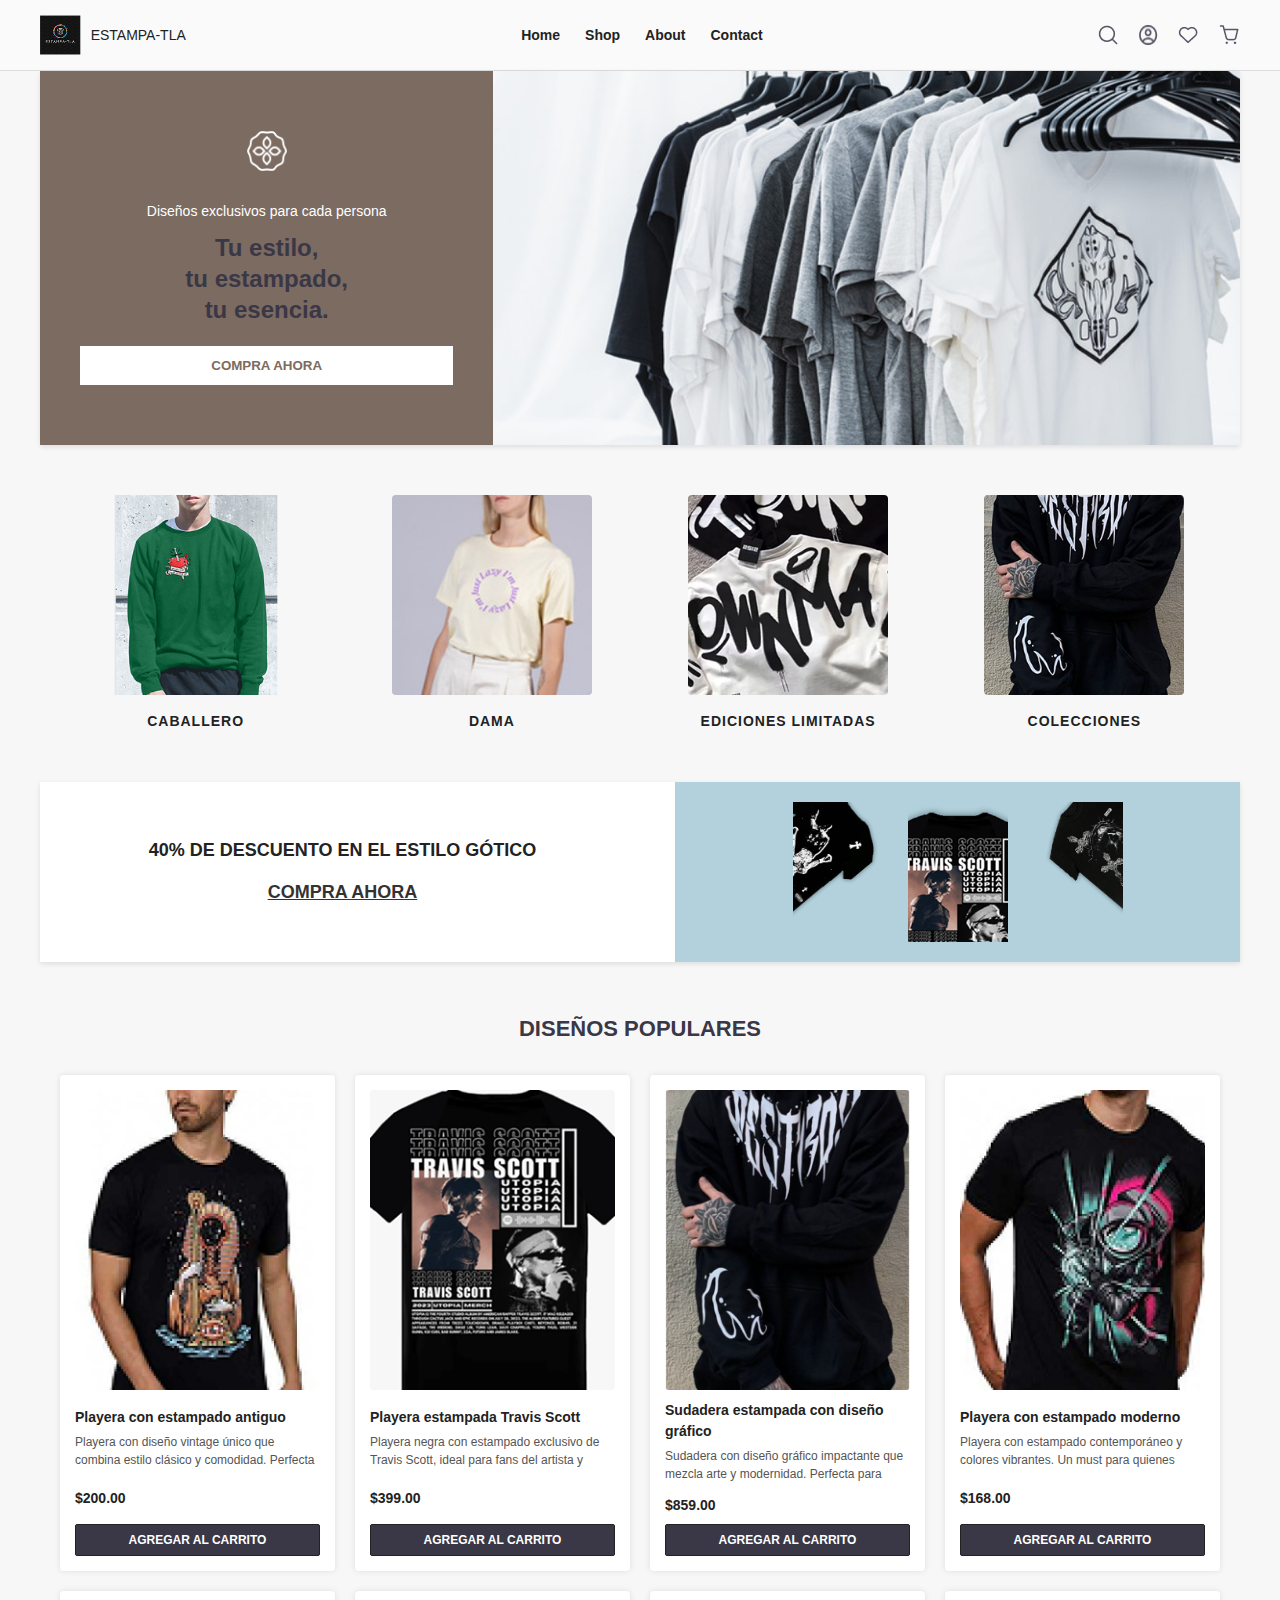
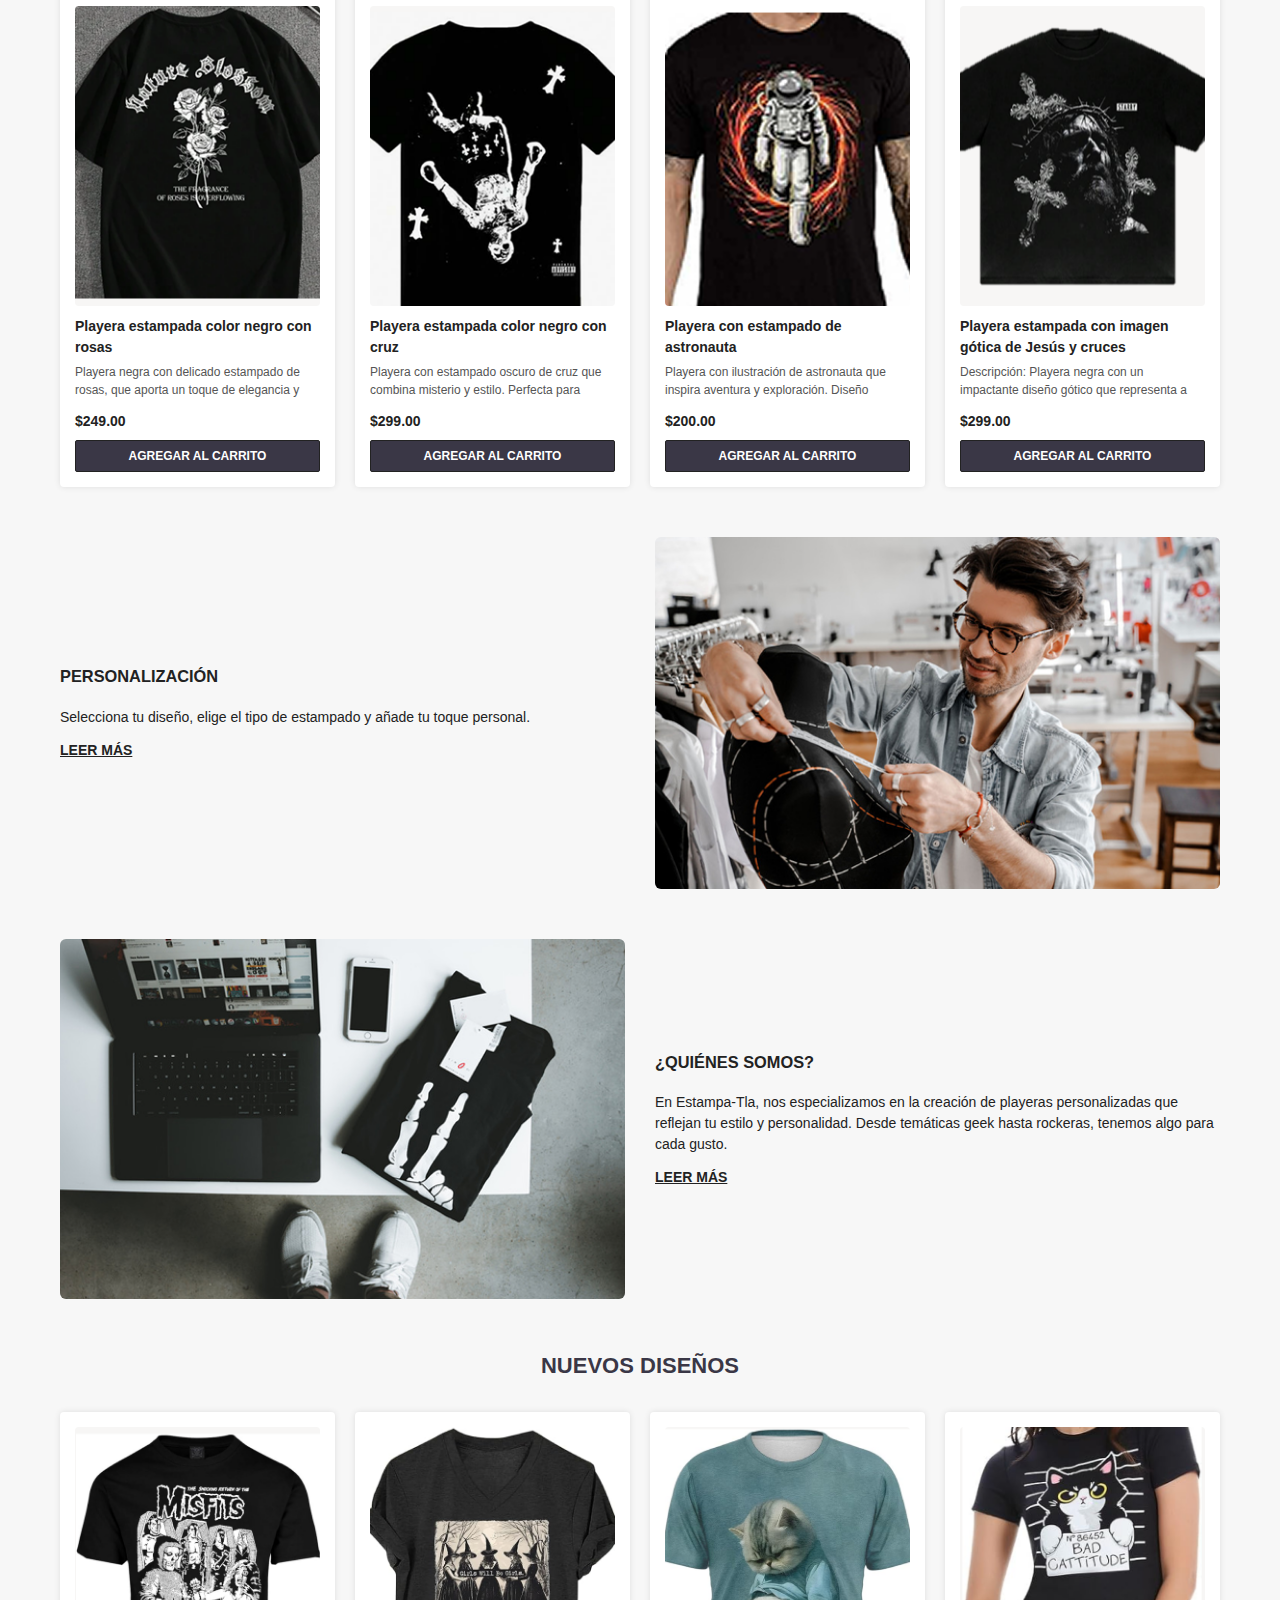
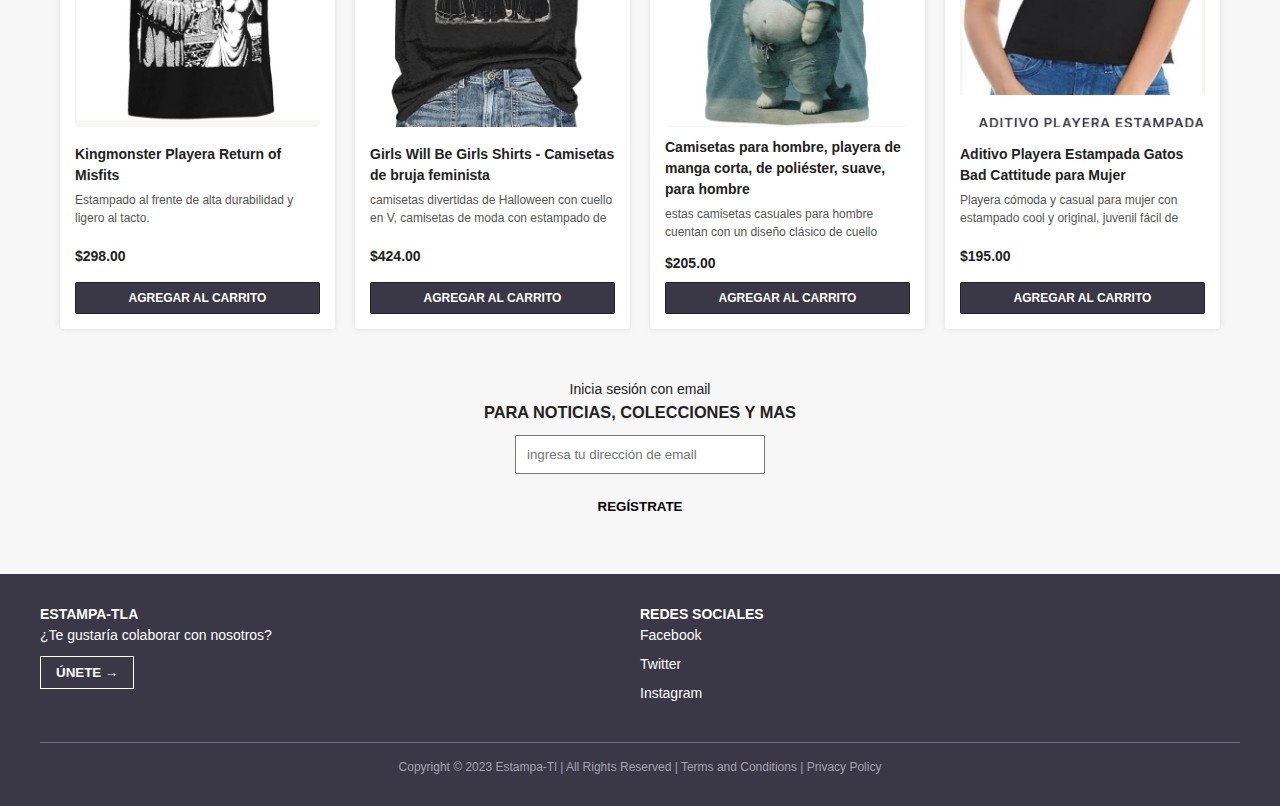
<file: index.html>
<!DOCTYPE html>
<html lang="es">
<head>
  <meta charset="UTF-8" />
  <meta name="viewport" content="width=device-width, initial-scale=1" />
  <title>Estampa-TLA - Home</title>
  <link rel="stylesheet" href="styles.css" />
</head>
<body>

<header>
  <div class="logo">
    <img src="Imagenes/Logo estampa-tla 1.png" alt="Estampa-TLA" />
    <span>ESTAMPA-TLA</span>
  </div>
  <nav>
    <ul>
      <li>Home</li>
      <li>Shop</li>
      <li>About</li>
      <li>Contact</li>
    </ul>
  </nav>
  <div class="icons">
    <img src="Imagenes/Iconos/Search.png" alt="Buscar" class="icon" />
    <img src="Imagenes/Iconos/Avatar.png" alt="Perfil" class="icon" />
    <img src="Imagenes/Iconos/Heart.png" alt="Favoritos" class="icon" />
    <img src="Imagenes/Iconos/Shopping cart.png" alt="Carrito" class="icon" />
  </div>
</header>
<section class="hero" style="display: flex; max-width: 1200px; margin: auto;">
    <div class="left" style="flex: 1; background-color: #7c6b61; color: white; padding: 60px 40px;">
      <div class="icon">
        <img src="Imagenes/Iconos/Icon1.png" alt="Icono" style="width: 40px; height: 40px;" />
      </div>
      <p>Diseños exclusivos para cada persona</p>
      <h2>Tu estilo,<br>tu estampado,<br>tu esencia.</h2>
      <button>COMPRA AHORA</button>
    </div>
    <div class="right" style="flex: 2;">
      <img src="Imagenes/flat-lay-composition-different-sized-plates 1.png" alt="Foto" style="width: 100%; height: 100%; object-fit: cover;" />
    </div>
  </section>

<section class="categories">
  <div class="category-item">
    <img src="Imagenes/Caballero.png" alt="Caballero" />
    <span>CABALLERO</span>
  </div>
  <div class="category-item">
    <img src="Imagenes/Dama.png" alt="Dama" />
    <span>DAMA</span>
  </div>
  <div class="category-item">
    <img src="Imagenes/Ediciones_Limitadas.png" alt="Ediciones Limitadas" />
    <span>EDICIONES LIMITADAS</span>
  </div>
  <div class="category-item">
    <img src="Imagenes/Colecciones.png" alt="Colecciones" />
    <span>COLECCIONES</span>
  </div>
</section>

<section class="promo-section">
  <div class="promo-text">
    40% DE DESCUENTO EN EL ESTILO GÓTICO
    <a href="#">COMPRA AHORA</a>
  </div>
  <div class="promo-images">
    <img src="Imagenes/Descuento1.png" alt="Promo1" />
    <img src="Imagenes/Descuento2.png" alt="Promo2" />
    <img src="Imagenes/Descuento3.png" alt="Promo3" />
  </div>
</section>

<section class="popular-designs">
  <h2>DISEÑOS POPULARES</h2>
  <div class="products-grid">

    <div class="product-card">
      <img src="Imagenes/playera con estampado antiguo.png" alt="Playera" />
      <div class="product-info">
        <h3>Playera con estampado antiguo</h3>
        <p>Playera con diseño vintage único que combina estilo clásico y comodidad. Perfecta para quienes aman la moda retro y desean destacar con un look atemporal.</p>
      </div>
      <div class="product-price">$200.00</div>
      <button class="add-to-cart">AGREGAR AL CARRITO</button>
    </div>

    <div class="product-card">
        <img src="Imagenes/PLAYERA ESTAMPADA TRAVIS SCOTT.png" alt="Playera" />
        <div class="product-info">
          <h3>Playera estampada Travis Scott</h3>
          <p>Playera negra con estampado exclusivo de Travis Scott, ideal para fans del artista y amantes de la cultura urbana. Confeccionada en algodón suave para máxima comodidad.</p>
        </div>
        <div class="product-price">$399.00</div>
        <button class="add-to-cart">AGREGAR AL CARRITO</button>
      </div>

      <div class="product-card">
        <img src="Imagenes/SUDADERA ESTAMPADA .png" alt="SUDADERA" />
        <div class="product-info">
          <h3>Sudadera estampada con diseño gráfico</h3>
          <p>Sudadera con diseño gráfico impactante que mezcla arte y modernidad. Perfecta para mantenerte cómodo y a la moda en cualquier ocasión.</p>
        </div>
        <div class="product-price">$859.00</div>
        <button class="add-to-cart">AGREGAR AL CARRITO</button>
      </div>

      <div class="product-card">
        <img src="Imagenes/Playera con estampado  moderno.png" alt="Playera" />
        <div class="product-info">
          <h3>Playera con estampado moderno</h3>
          <p>Playera con estampado contemporáneo y colores vibrantes. Un must para quienes buscan un estilo fresco y actual en su guardarropa diario.</p>
        </div>
        <div class="product-price">$168.00</div>
        <button class="add-to-cart">AGREGAR AL CARRITO</button>
      </div>

      <div class="product-card">
        <img src="Imagenes/Playera estampada con flores.png" alt="Playera" />
        <div class="product-info">
          <h3>Playera estampada color negro con rosas</h3>
          <p>Playera negra con delicado estampado de rosas, que aporta un toque de elegancia y rebeldía. Ideal para looks casuales con personalidad.</p>
        </div>
        <div class="product-price">$249.00</div>
        <button class="add-to-cart">AGREGAR AL CARRITO</button>
      </div>

      <div class="product-card">
        <img src="Imagenes/playera estampada persona.png" alt="Playera" />
        <div class="product-info">
          <h3>Playera estampada color negro con cruz</h3>
          <p>Playera con estampado oscuro de cruz que combina misterio y estilo. Perfecta para quienes prefieren un diseño audaz y simbólico.</p>
        </div>
        <div class="product-price">$299.00</div>
        <button class="add-to-cart">AGREGAR AL CARRITO</button>
      </div>

      <div class="product-card">
        <img src="Imagenes/Playera con estampado de astronauta.png" alt="Playera" />
        <div class="product-info">
          <h3>Playera con estampado de astronauta</h3>
          <p>Playera con ilustración de astronauta que inspira aventura y exploración. Diseño moderno y cómodo para destacar en cualquier lugar.</p>
        </div>
        <div class="product-price">$200.00</div>
        <button class="add-to-cart">AGREGAR AL CARRITO</button>
      </div>

      <div class="product-card">
        <img src="Imagenes/Playera estampada jesus.png" alt="Playera" />
        <div class="product-info">
          <h3>Playera estampada con imagen gótica de Jesús y cruces</h3>
          <p>Descripción:
            Playera negra con un impactante diseño gótico que representa a Jesús rodeado de cruces. Ideal para quienes buscan una prenda con un estilo alternativo y simbólico que refleja fuerza y espiritualidad.</p>
        </div>
        <div class="product-price">$299.00</div>
        <button class="add-to-cart">AGREGAR AL CARRITO</button>
      </div>

  </div>
</section>

<section class="info-section">
  <div class="info-text">
    <h3>PERSONALIZACIÓN</h3>
    <p>Selecciona tu diseño, elige el tipo de estampado y añade tu toque personal.</p>
    <a href="#">LEER MÁS</a>
  </div>
  <div class="info-image">
    <img src="Imagenes/Perzonalizacion.png" alt="Personalización" />
  </div>
</section>

<section class="info-section" style="flex-direction: row-reverse;">
  <div class="info-text">
    <h3>¿QUIÉNES SOMOS?</h3>
    <p>En Estampa-Tla, nos especializamos en la creación de playeras personalizadas que reflejan tu estilo y personalidad. Desde temáticas geek hasta rockeras, tenemos algo para cada gusto.</p>
    <a href="#">LEER MÁS</a>
  </div>
  <div class="info-image">
    <img src="Imagenes/quienes_somos.png" alt="Quiénes Somos" />
  </div>
</section>

<section class="new-designs">
  <h2>NUEVOS DISEÑOS</h2>
  <div class="products-grid">

    <div class="product-card">
      <img src="Imagenes/Playera Return of Misfits.png" alt="Nuevo diseño" />
      <div class="product-info">
        <h3>Kingmonster Playera Return of Misfits</h3>
        <p>Estampado al frente de alta durabilidad y ligero al tacto.</p>
      </div>
      <div class="product-price">$298.00</div>
      <button class="add-to-cart">AGREGAR AL CARRITO</button>
    </div>

    <div class="product-card">
        <img src="Imagenes/Playera de bruja feminista .png" alt="Nuevo diseño" />
        <div class="product-info">
          <h3>Girls Will Be Girls Shirts - Camisetas de bruja feminista </h3>
          <p>camisetas divertidas de Halloween con cuello en V, camisetas de moda con estampado de brujas de Halloween</p>
        </div>
        <div class="product-price">$424.00</div>
        <button class="add-to-cart">AGREGAR AL CARRITO</button>
      </div>

      <div class="product-card">
        <img src="Imagenes/Playera de manga corta para hombre.png" alt="Nuevo diseño" />
        <div class="product-info">
          <h3>Camisetas para hombre, playera de manga corta, de poliéster, suave, para hombre</h3>
          <p>estas camisetas casuales para hombre cuentan con un diseño clásico de cuello redondo y mangas cortas</p>
        </div>
        <div class="product-price">$205.00</div>
        <button class="add-to-cart">AGREGAR AL CARRITO</button>
      </div>

      <div class="product-card">
        <img src="Imagenes/Playera Estampada Gatos.png" alt="Nuevo diseño" />
        <div class="product-info">
          <h3>Aditivo Playera Estampada Gatos Bad Cattitude para Mujer</h3>
          <p>Playera cómoda y casual para mujer con estampado cool y original, juvenil fácil de combinar con tus mejores atuendos</p>
        </div>
        <div class="product-price">$195.00</div>
        <button class="add-to-cart">AGREGAR AL CARRITO</button>
      </div>
  </div>
</section>

<section style="text-align:center; margin: 50px 20px;">
  <p>Inicia sesión con email</p>
  <h3>PARA NOTICIAS, COLECCIONES Y MAS</h3>
  <input type="email" placeholder="ingresa tu dirección de email" style="padding: 10px; width: 250px; margin-top: 10px;"/>
  <br/>
  <button style="margin-top: 15px; padding: 10px 25px; font-weight: 700; cursor: pointer;">REGÍSTRATE</button>
</section>

<footer>
  <div class="left">
    <p><strong>ESTAMPA-TLA</strong></p>
    <p>¿Te gustaría colaborar con nosotros?</p>
    <button>ÚNETE →</button>
  </div>
  <div class="right">
    <p><strong>REDES SOCIALES</strong></p>
    <ul>
      <li>Facebook</li>
      <li>Twitter</li>
      <li>Instagram</li>
    </ul>
  </div>
  <div class="bottom-text">
    Copyright © 2023 Estampa-Tl | All Rights Reserved | Terms and Conditions | Privacy Policy
  </div>
</footer>

</body>
</html>
</file>
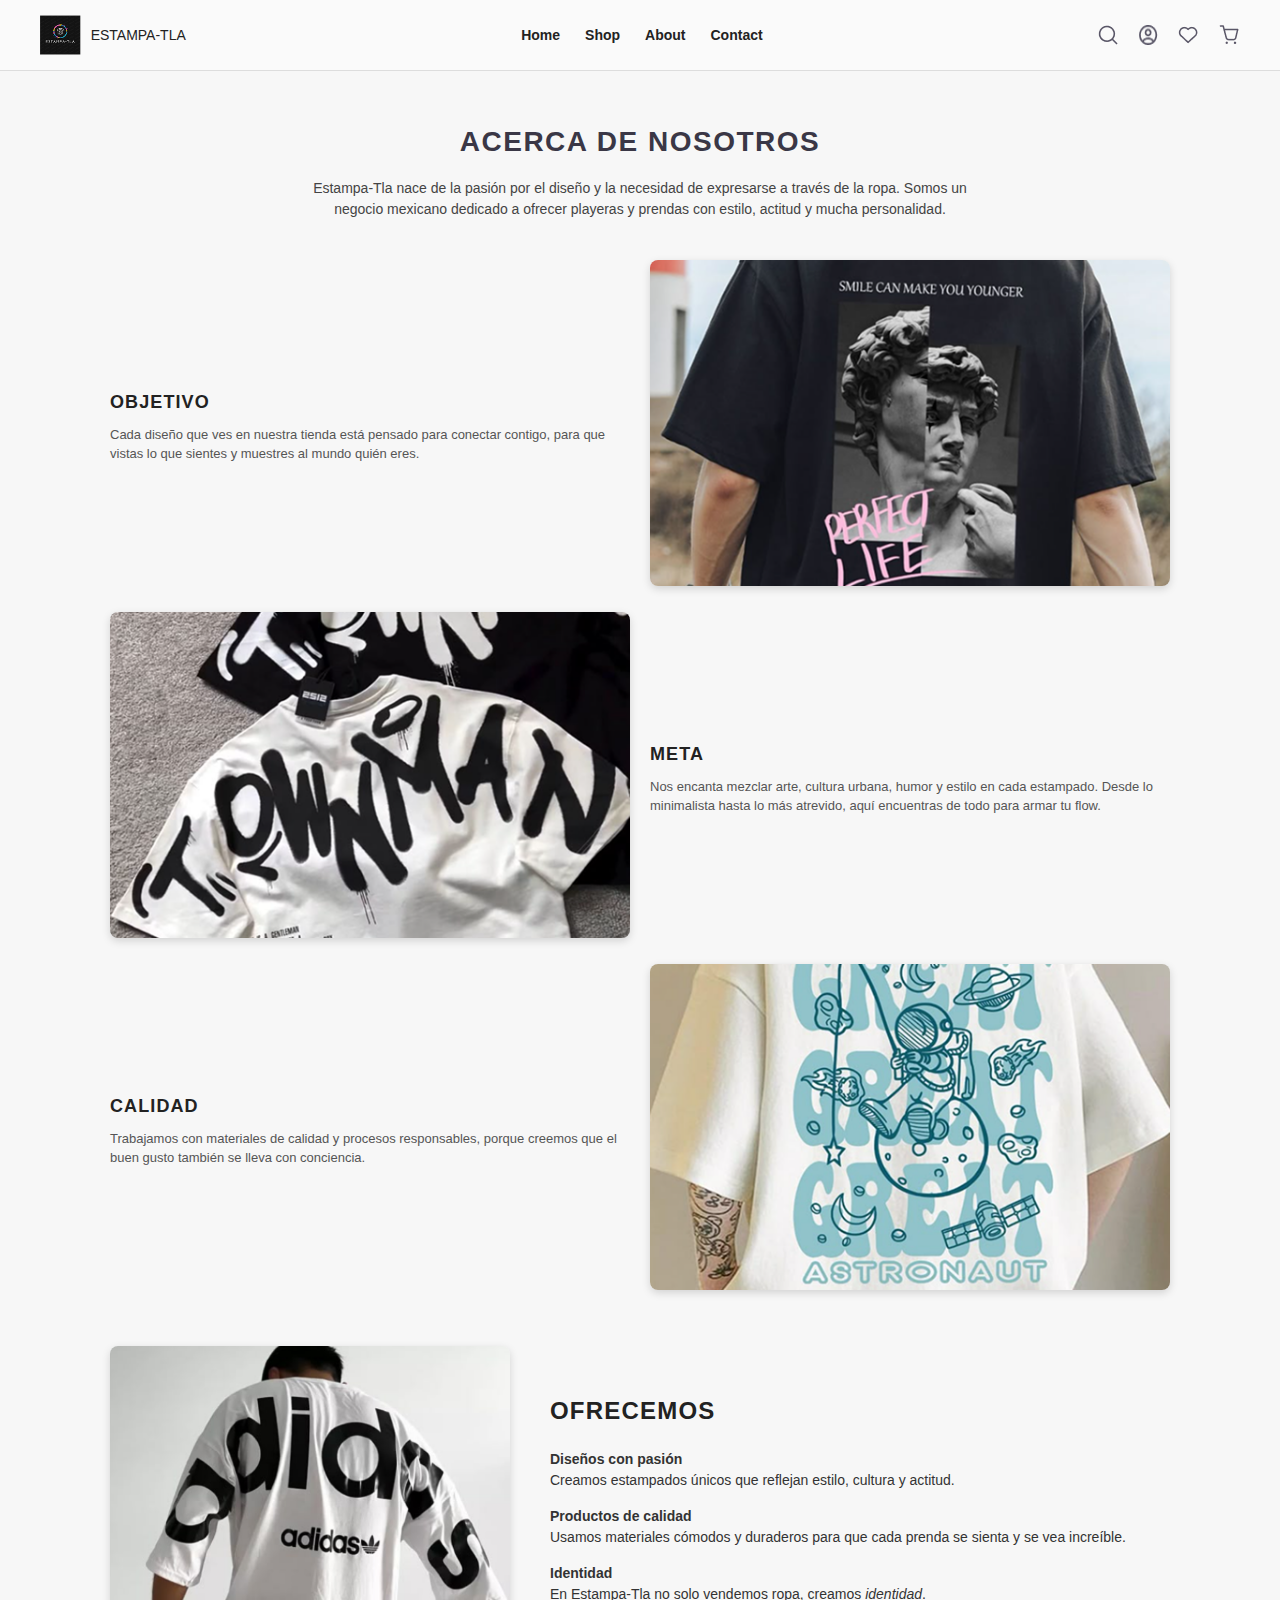
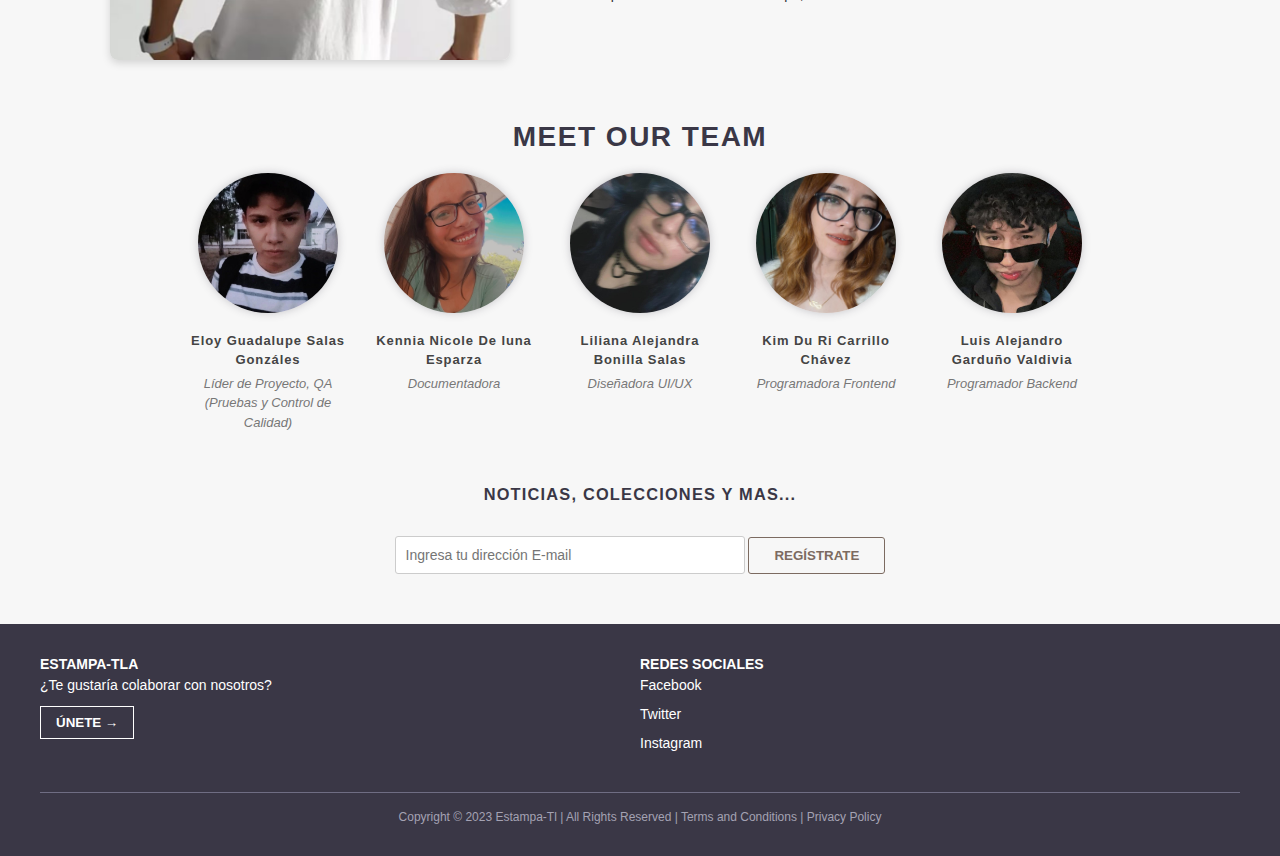
<file: about.html>
<!DOCTYPE html>
<html lang="es">
<head>
  <meta charset="UTF-8" />
  <meta name="viewport" content="width=device-width, initial-scale=1" />
  <title>Estampa-TLA - Acerca de Nosotros</title>
  <link rel="stylesheet" href="styles.css" />
</head>
<body>
    
<header>
    <div class="logo">
      <img src="Imagenes/Logo estampa-tla 1.png" alt="Estampa-TLA" />
      <span>ESTAMPA-TLA</span>
    </div>
    <nav>
      <ul>
        <li>Home</li>
        <li>Shop</li>
        <li>About</li>
        <li>Contact</li>
      </ul>
    </nav>
    <div class="icons">
        <img src="Imagenes/Iconos/Search.png" alt="Buscar" class="icon" />
        <img src="Imagenes/Iconos/Avatar.png" alt="Perfil" class="icon" />
        <img src="Imagenes/Iconos/Heart.png" alt="Favoritos" class="icon" />
        <img src="Imagenes/Iconos/Shopping cart.png" alt="Carrito" class="icon" />
      </div>
  </header>

<section class="about-us">
  <h2>ACERCA DE NOSOTROS</h2>
  <p class="about-description">
    Estampa-Tla nace de la pasión por el diseño y la necesidad de expresarse a través de la ropa. Somos un negocio mexicano dedicado a ofrecer playeras y prendas con estilo, actitud y mucha personalidad.
  </p>

  <div class="about-grid">
    <div class="about-item">
      <h3>OBJETIVO</h3>
      <p>Cada diseño que ves en nuestra tienda está pensado para conectar contigo, para que vistas lo que sientes y muestres al mundo quién eres.</p>
    </div>
    <div class="about-image">
      <img src="Imagenes/Objetivo.png" alt="Objetivo" />
    </div>

    <div class="about-image">
      <img src="Imagenes/Meta.png" alt="Meta" />
    </div>
    <div class="about-item">
      <h3>META</h3>
      <p>Nos encanta mezclar arte, cultura urbana, humor y estilo en cada estampado. Desde lo minimalista hasta lo más atrevido, aquí encuentras de todo para armar tu flow.</p>
    </div>

    <div class="about-item">
      <h3>CALIDAD</h3>
      <p>Trabajamos con materiales de calidad y procesos responsables, porque creemos que el buen gusto también se lleva con conciencia.</p>
    </div>
    <div class="about-image">
      <img src="Imagenes/Calidad.png" alt="Calida" />
    </div>
  </div>

  <div class="offer-section">
    <div class="offer-image">
      <img src="Imagenes/Ofecemos.png" alt="Ofrecemos" />
    </div>
    <div class="offer-text">
      <h3>OFRECEMOS</h3>
      <p><strong>Diseños con pasión</strong><br/>Creamos estampados únicos que reflejan estilo, cultura y actitud.</p>
      <p><strong>Productos de calidad</strong><br/>Usamos materiales cómodos y duraderos para que cada prenda se sienta y se vea increíble.</p>
      <p><strong>Identidad</strong><br/>En Estampa-Tla no solo vendemos ropa, creamos <em>identidad</em>.</p>
    </div>
  </div>

  <h2 class="team-title">MEET OUR TEAM</h2>
  <div class="team-grid">
    <div class="team-member">
      <img src="Imagenes/Eloy.jpg" alt="Eloy Guadalupe" />
      <h4>Eloy Guadalupe Salas Gonzáles</h4>
      <p>Líder de Proyecto, QA (Pruebas y Control de Calidad)</p>
    </div>
    <div class="team-member">
      <img src="Imagenes/Kennia.jpg" alt="Kennia" />
      <h4>Kennia Nicole De luna Esparza</h4>
      <p>Documentadora</p>
    </div>
    <div class="team-member">
      <img src="Imagenes/Liliana.jpg" alt="Alejandra" />
      <h4>Liliana Alejandra Bonilla Salas</h4>
      <p>Diseñadora UI/UX</p>
    </div>
    <div class="team-member">
      <img src="Imagenes/Kim.jpg" alt="Kim" />
      <h4>Kim Du Ri Carrillo Chávez</h4>
      <p>Programadora Frontend</p>
    </div>
    <div class="team-member">
      <img src="Imagenes/Alejandro.jpg" alt="Alejandro" />
      <h4>Luis Alejandro Garduño Valdivia</h4>
      <p>Programador Backend</p>
    </div>
  </div>

  <section class="newsletter">
    <h3>NOTICIAS, COLECCIONES Y MAS...</h3>
    <input type="email" placeholder="Ingresa tu dirección E-mail" />
    <button>REGÍSTRATE</button>
  </section>
</section>
<footer>
    <div class="left">
      <p><strong>ESTAMPA-TLA</strong></p>
      <p>¿Te gustaría colaborar con nosotros?</p>
      <button>ÚNETE →</button>
    </div>
    <div class="right">
      <p><strong>REDES SOCIALES</strong></p>
      <ul>
        <li>Facebook</li>
        <li>Twitter</li>
        <li>Instagram</li>
      </ul>
    </div>
    <div class="bottom-text">
      Copyright © 2023 Estampa-Tl | All Rights Reserved | Terms and Conditions | Privacy Policy
    </div>
  </footer>

</body>

</html>
</file>
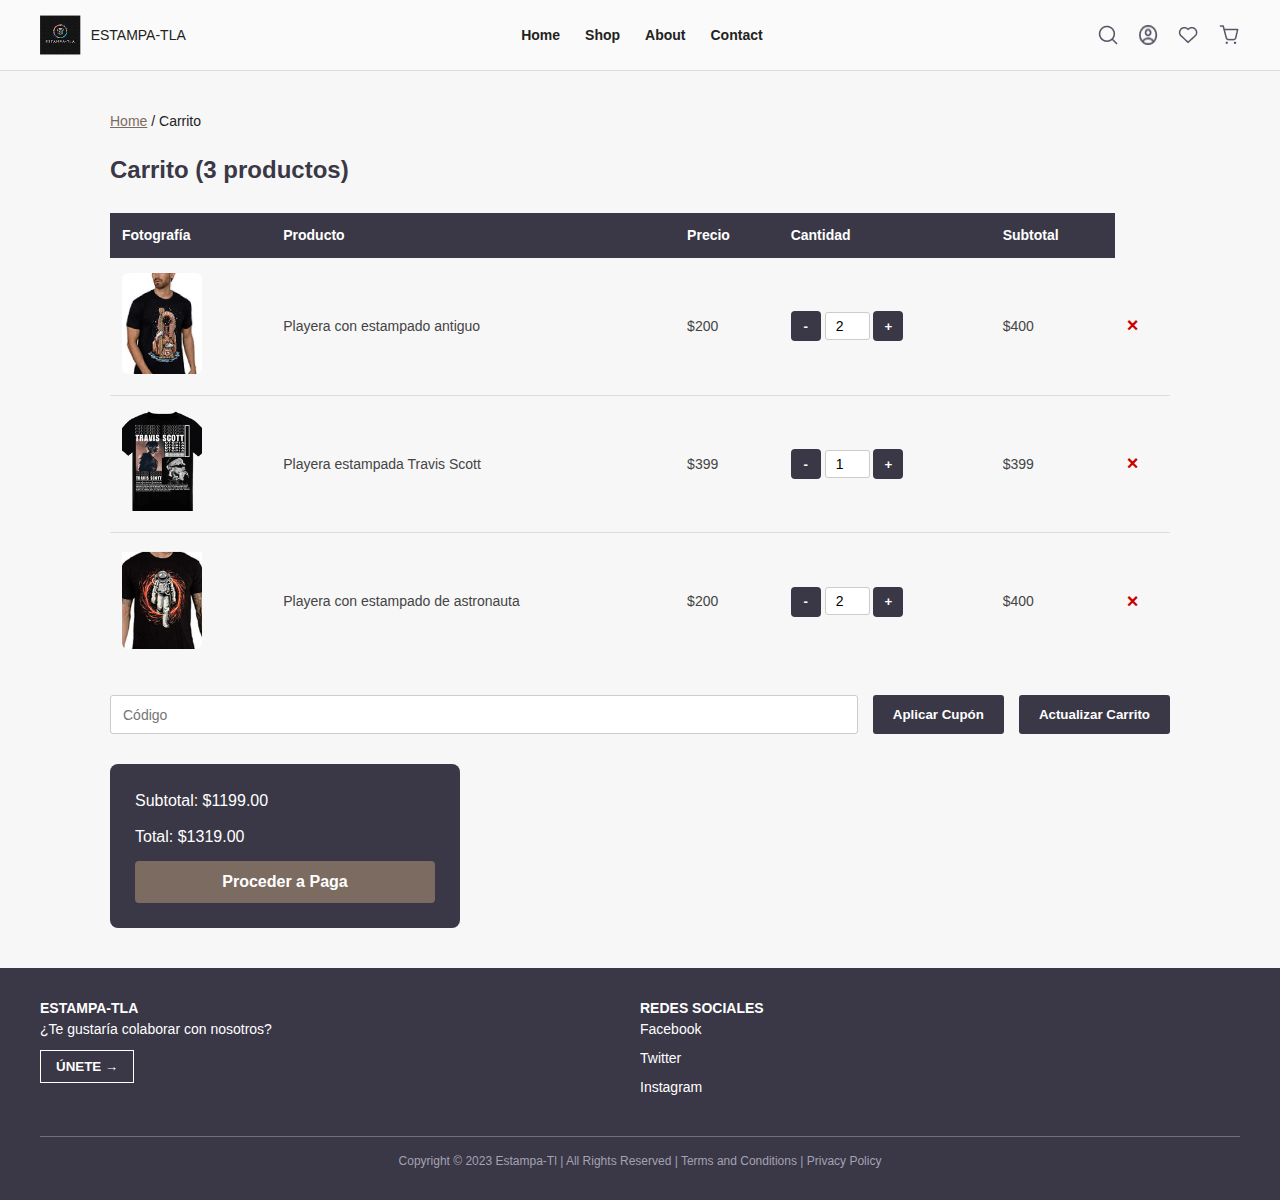
<file: Carrito.html>
<!DOCTYPE html>
<html lang="es">
<head>
  <meta charset="UTF-8" />
  <meta name="viewport" content="width=device-width, initial-scale=1" />
  <title>Estampa-TLA - Carrito</title>
  <link rel="stylesheet" href="styles.css" />
</head>
<body>

    
<header>
    <div class="logo">
      <img src="Imagenes/Logo estampa-tla 1.png" alt="Estampa-TLA" />
      <span>ESTAMPA-TLA</span>
    </div>
    <nav>
      <ul>
        <li>Home</li>
        <li>Shop</li>
        <li>About</li>
        <li>Contact</li>
      </ul>
    </nav>
    <div class="icons">
        <img src="Imagenes/Iconos/Search.png" alt="Buscar" class="icon" />
        <img src="Imagenes/Iconos/Avatar.png" alt="Perfil" class="icon" />
        <img src="Imagenes/Iconos/Heart.png" alt="Favoritos" class="icon" />
        <img src="Imagenes/Iconos/Shopping cart.png" alt="Carrito" class="icon" />
      </div>
  </header>

<section class="cart-page">
  <nav class="breadcrumb">
    <a href="#">Home</a> / 
    <span>Carrito</span>
  </nav>

  <h2>Carrito (3 productos)</h2>

  <table class="cart-table">
    <thead>
      <tr>
        <th>Fotografía</th>
        <th>Producto</th>
        <th>Precio</th>
        <th>Cantidad</th>
        <th>Subtotal</th>
      </tr>
    </thead>
    <tbody>
      <tr>
        <td><img src="Imagenes/playera con estampado antiguo.png" alt="Playera" /></td>
        <td>Playera con estampado antiguo</td>
        <td>$200</td>
        <td>
          <button class="qty-btn" data-action="decrease">-</button>
          <input type="number" value="2" min="1" />
          <button class="qty-btn" data-action="increase">+</button>
        </td>
        <td class="subtotal">$400</td>
        <td><button class="remove-item">×</button></td>
      </tr>
      <tr>
        <td><img src="Imagenes/PLAYERA ESTAMPADA TRAVIS SCOTT.png" alt="Playera" /></td>
        <td>Playera estampada Travis Scott</td>
        <td>$399</td>
        <td>
          <button class="qty-btn" data-action="decrease">-</button>
          <input type="number" value="1" min="1" />
          <button class="qty-btn" data-action="increase">+</button>
        </td>
        <td class="subtotal">$399</td>
        <td><button class="remove-item">×</button></td>
      </tr>
      <tr>
        <td><img src="Imagenes/Playera con estampado de astronauta.png" alt="Playera" /></td>
        <td>Playera con estampado de astronauta</td>
        <td>$200</td>
        <td>
          <button class="qty-btn" data-action="decrease">-</button>
          <input type="number" value="2" min="1" />
          <button class="qty-btn" data-action="increase">+</button>
        </td>
        <td class="subtotal">$400</td>
        <td><button class="remove-item">×</button></td>
      </tr>
    </tbody>
  </table>

  <div class="cart-actions">
    <input type="text" placeholder="Código" />
    <button class="apply-coupon">Aplicar Cupón</button>
    <button class="update-cart">Actualizar Carrito</button>
  </div>

  <div class="cart-totals">
    <p>Subtotal: $1199.00</p>
    <p>Total: $1319.00</p>
    <button class="checkout-btn">Proceder a Paga</button>
  </div>
</section>

<footer>
    <div class="left">
      <p><strong>ESTAMPA-TLA</strong></p>
      <p>¿Te gustaría colaborar con nosotros?</p>
      <button>ÚNETE →</button>
    </div>
    <div class="right">
      <p><strong>REDES SOCIALES</strong></p>
      <ul>
        <li>Facebook</li>
        <li>Twitter</li>
        <li>Instagram</li>
      </ul>
    </div>
    <div class="bottom-text">
      Copyright © 2023 Estampa-Tl | All Rights Reserved | Terms and Conditions | Privacy Policy
    </div>
  </footer>

</body>
</html>
</file>
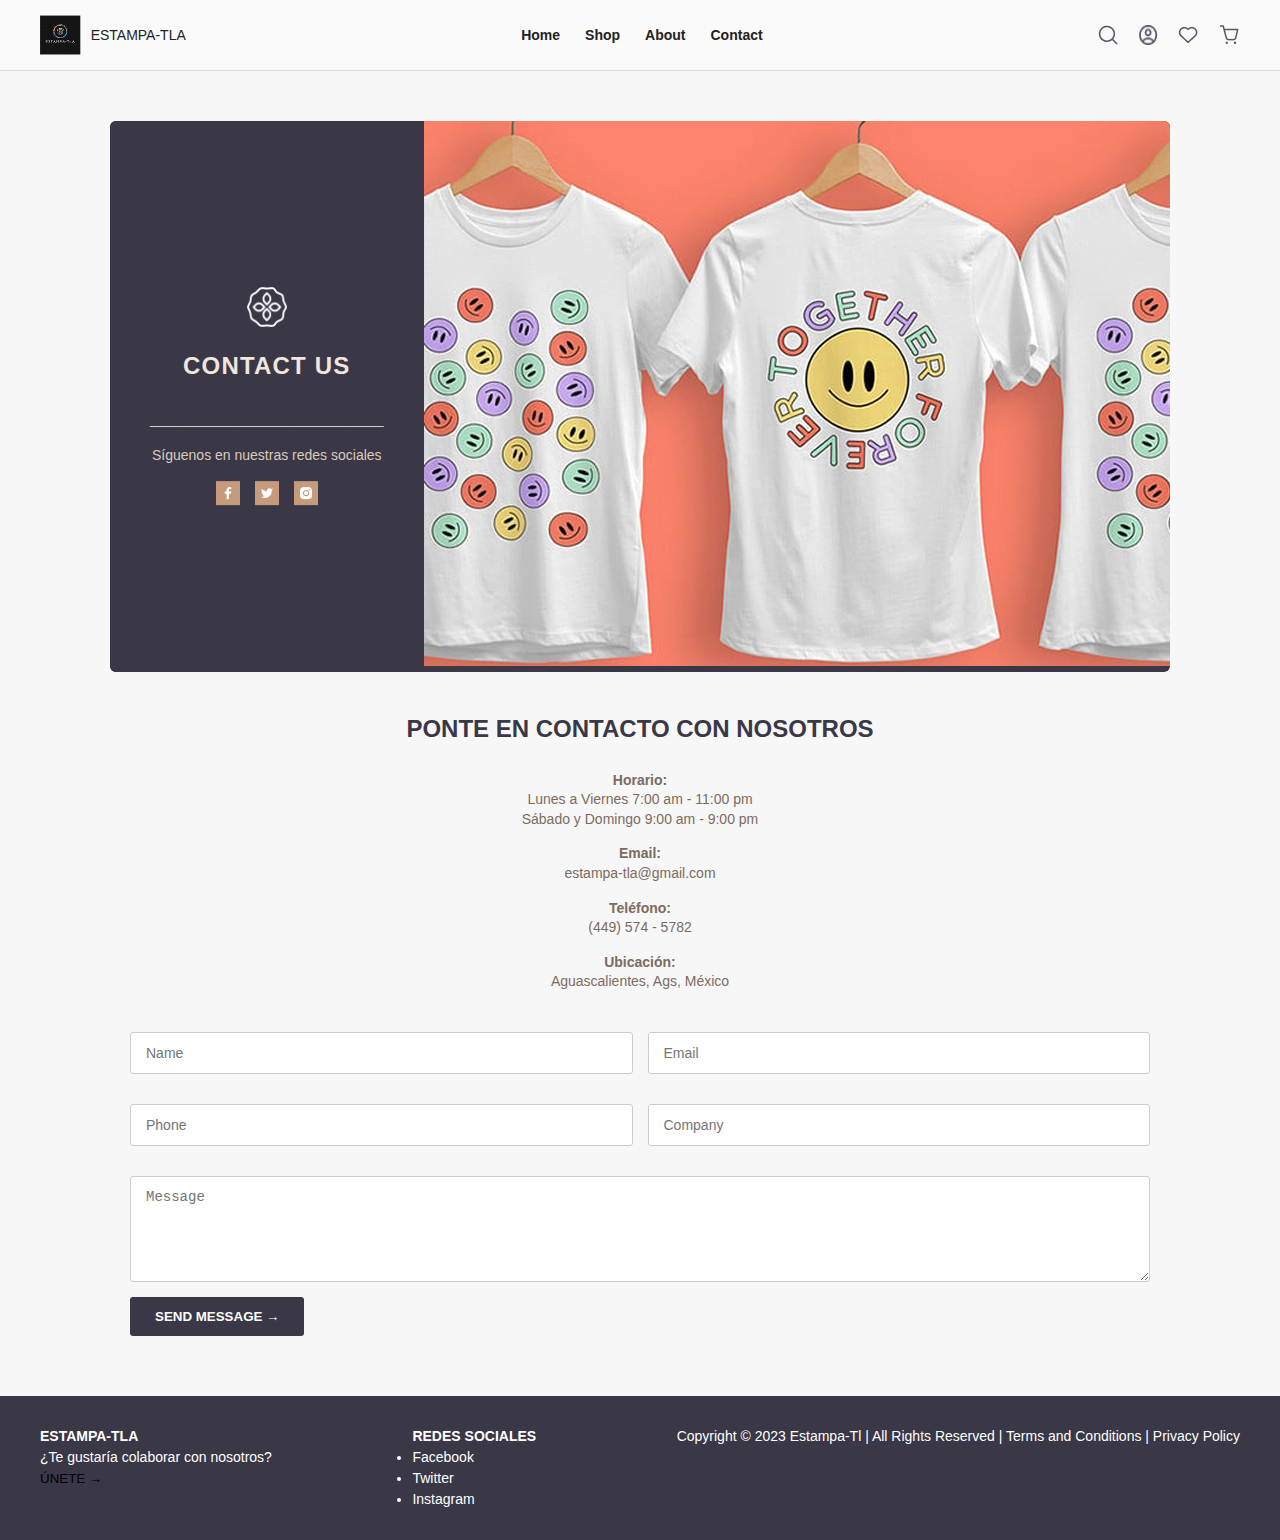
<file: contact.html>
<!DOCTYPE html>
<html lang="es">
<head>
  <meta charset="UTF-8" />
  <meta name="viewport" content="width=device-width, initial-scale=1" />
  <title>Estampa-TLA - Contacto</title>
  <link rel="stylesheet" href="styles.css" />
</head>
<body>

    
<header>
    <div class="logo">
      <img src="Imagenes/Logo estampa-tla 1.png" alt="Estampa-TLA" />
      <span>ESTAMPA-TLA</span>
    </div>
    <nav>
      <ul>
        <li>Home</li>
        <li>Shop</li>
        <li>About</li>
        <li>Contact</li>
      </ul>
    </nav>
    <div class="icons">
        <img src="Imagenes/Iconos/Search.png" alt="Buscar" class="icon" />
        <img src="Imagenes/Iconos/Avatar.png" alt="Perfil" class="icon" />
        <img src="Imagenes/Iconos/Heart.png" alt="Favoritos" class="icon" />
        <img src="Imagenes/Iconos/Shopping cart.png" alt="Carrito" class="icon" />
      </div>
  </header>
<section class="contact-us">
  <div class="contact-hero">
    <div class="contact-info">
      <div class="icon">
        <img src="Imagenes/Iconos/Icon1.png" alt="Icono" style="width: 40px; height: 40px;" />
      </div>
      <h2>CONTACT US</h2>
      <p>______________________________</p>
      <p>Síguenos en nuestras redes sociales</p>
      <div class="social-icons">
        <img src="Imagenes/Iconos/Facebook.png" alt="Facebook" class="icon" />
        <img src="Imagenes/Iconos/Twitter.png" alt="Twitterr" class="icon" />
        <img src="Imagenes/Iconos/Instagram.png" alt="Instagram" class="icon" />
      </div>
    </div>
    <div class="contact-image">
      <img src="Imagenes/contact us.png" alt="Playeras sonriendo" />
    </div>
  </div>

  <div class="contact-details">
    <h2>PONTE EN CONTACTO CON NOSOTROS</h2>
    <p><strong>Horario:</strong><br/>Lunes a Viernes 7:00 am - 11:00 pm<br/>Sábado y Domingo 9:00 am - 9:00 pm</p>
    <p><strong>Email:</strong><br/><a href="mailto:estampa-tla@gmail.com">estampa-tla@gmail.com</a></p>
    <p><strong>Teléfono:</strong><br/>(449) 574 - 5782</p>
    <p><strong>Ubicación:</strong><br/>Aguascalientes, Ags, México</p>
  </div>

  <form class="contact-form">
    <div class="input-group">
      <input type="text" placeholder="Name" required />
      <input type="email" placeholder="Email" required />
    </div>
    <div class="input-group">
      <input type="tel" placeholder="Phone" />
      <input type="text" placeholder="Company" />
    </div>
    <textarea placeholder="Message" rows="5" required></textarea>
    <button type="submit">SEND MESSAGE →</button>
  </form>
</section>

<footer>
  <div class="footer-left">
    <p><strong>ESTAMPA-TLA</strong></p>
    <p>¿Te gustaría colaborar con nosotros?</p>
    <button>ÚNETE →</button>
  </div>
  <div class="footer-right">
    <p><strong>REDES SOCIALES</strong></p>
    <ul>
      <li><a href="#">Facebook</a></li>
      <li><a href="#">Twitter</a></li>
      <li><a href="#">Instagram</a></li>
    </ul>
  </div>
  <div class="footer-bottom-text">
    Copyright © 2023 Estampa-Tl | All Rights Reserved | <a href="#">Terms and Conditions</a> | <a href="#">Privacy Policy</a>
  </div>
</footer>

</body>
</html>
</file>
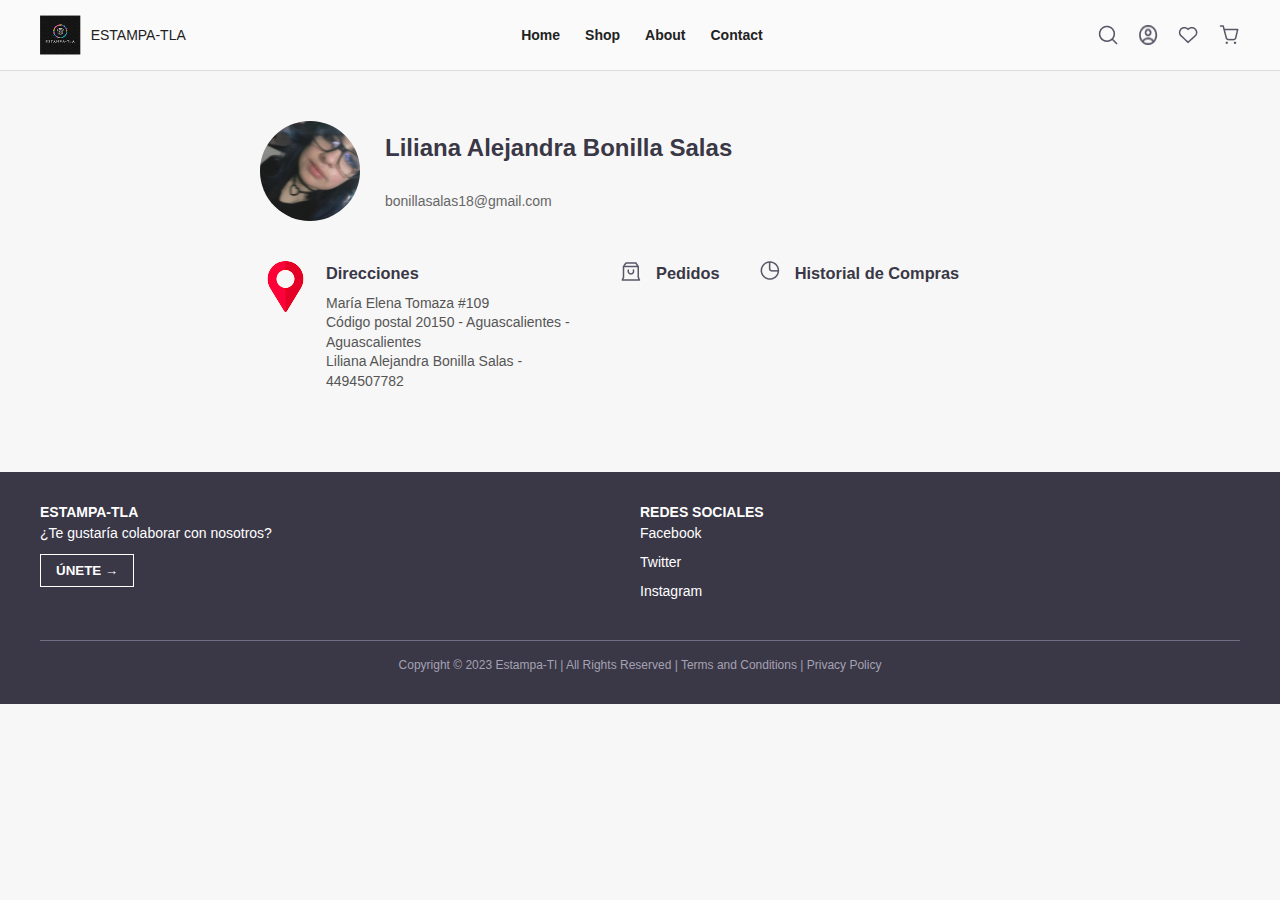
<file: Interfaz Cliente - Perfil.html>
<!DOCTYPE html>
<html lang="es">
<head>
  <meta charset="UTF-8" />
  <meta name="viewport" content="width=device-width, initial-scale=1" />
  <title>Estampa-TLA - Perfil Cliente</title>
  <link rel="stylesheet" href="styles.css" />
</head>
<body>

    
<header>
    <div class="logo">
      <img src="Imagenes/Logo estampa-tla 1.png" alt="Estampa-TLA" />
      <span>ESTAMPA-TLA</span>
    </div>
    <nav>
      <ul>
        <li>Home</li>
        <li>Shop</li>
        <li>About</li>
        <li>Contact</li>
      </ul>
    </nav>
    <div class="icons">
        <img src="Imagenes/Iconos/Search.png" alt="Buscar" class="icon" />
        <img src="Imagenes/Iconos/Avatar.png" alt="Perfil" class="icon" />
        <img src="Imagenes/Iconos/Heart.png" alt="Favoritos" class="icon" />
        <img src="Imagenes/Iconos/Shopping cart.png" alt="Carrito" class="icon" />
      </div>
  </header>

<section class="client-interface profile">
  <div class="profile-header">
    <img src="Imagenes/Liliana.jpg" alt="Foto de perfil" class="profile-pic" />
    <div class="profile-info">
      <h2>Liliana Alejandra Bonilla Salas</h2>
      <p>bonillasalas18@gmail.com</p>
    </div>
  </div>

  <div class="profile-sections">
    <div class="profile-item">
        <img src="Imagenes/Iconos/marcador-de-posicion 1.png" alt="Ubicacion" class="icon" />
      <div>
        <h3>Direcciones</h3>
        <p>María Elena Tomaza #109<br/>
          Código postal 20150 - Aguascalientes - Aguascalientes<br/>
          Liliana Alejandra Bonilla Salas - 4494507782
        </p>
      </div>
    </div>

    <div class="profile-item">
        <img src="Imagenes/Iconos/Shopping.png" alt="Pedidos" class="icon" />
      <h3>Pedidos</h3>
    </div>

    <div class="profile-item">
        <img src="Imagenes/Iconos/Historial_compras.png" alt="Historial de compras" class="icon" />
      <h3>Historial de Compras</h3>
    </div>
  </div>
</section>

<footer>
    <div class="left">
      <p><strong>ESTAMPA-TLA</strong></p>
      <p>¿Te gustaría colaborar con nosotros?</p>
      <button>ÚNETE →</button>
    </div>
    <div class="right">
      <p><strong>REDES SOCIALES</strong></p>
      <ul>
        <li>Facebook</li>
        <li>Twitter</li>
        <li>Instagram</li>
      </ul>
    </div>
    <div class="bottom-text">
      Copyright © 2023 Estampa-Tl | All Rights Reserved | Terms and Conditions | Privacy Policy
    </div>
  </footer>

</body>
</html>
</file>
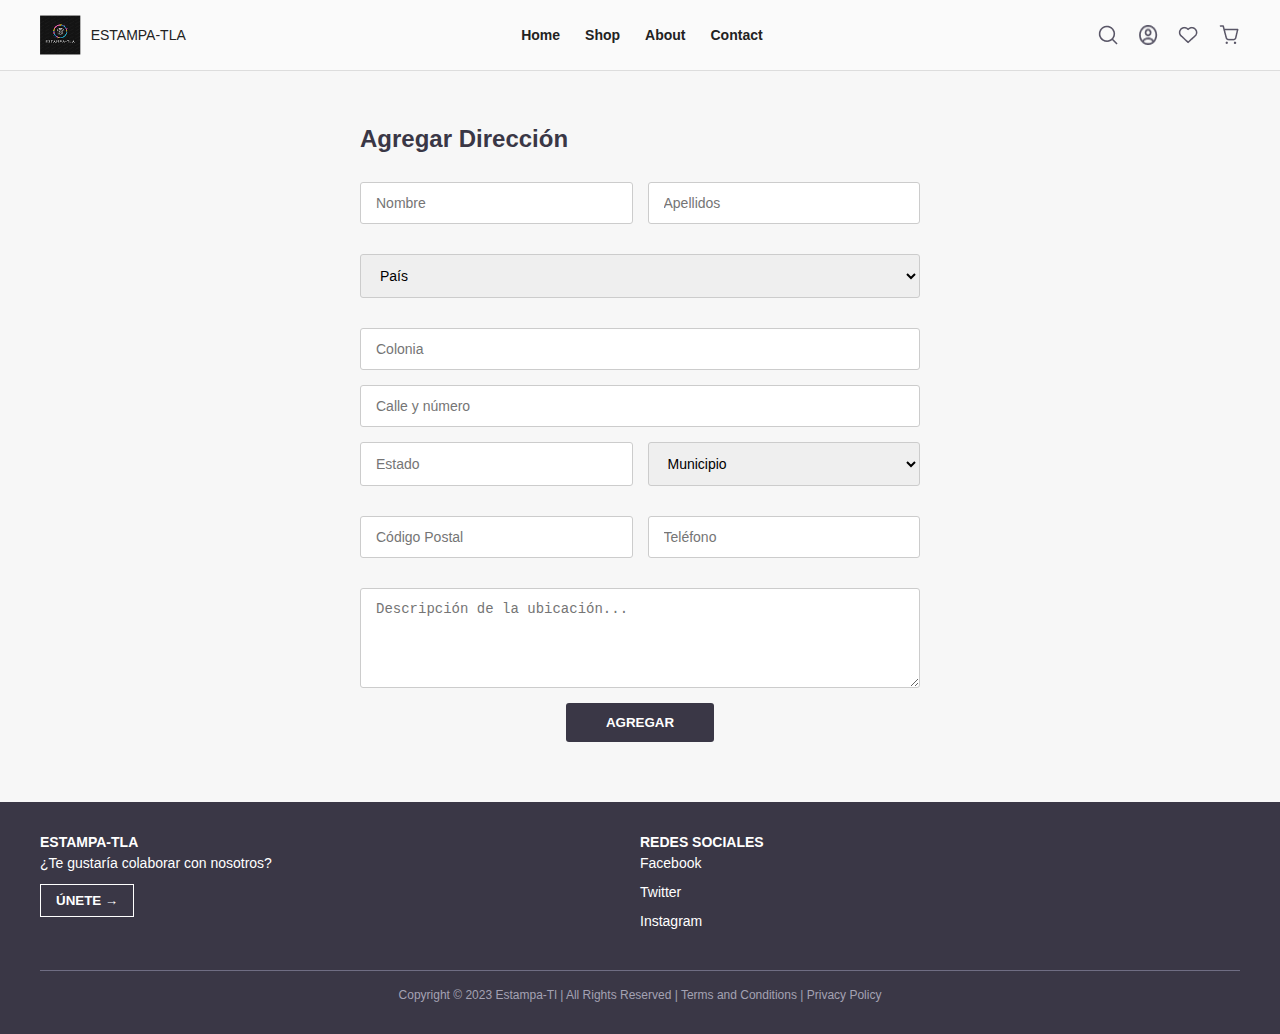
<file: Interfaz Cliente.html>
<!DOCTYPE html>
<html lang="es">
<head>
  <meta charset="UTF-8" />
  <meta name="viewport" content="width=device-width, initial-scale=1" />
  <title>Estampa-TLA - Interfaz Cliente</title>
  <link rel="stylesheet" href="styles.css" />
</head>
<body>

    
<header>
    <div class="logo">
      <img src="Imagenes/Logo estampa-tla 1.png" alt="Estampa-TLA" />
      <span>ESTAMPA-TLA</span>
    </div>
    <nav>
      <ul>
        <li>Home</li>
        <li>Shop</li>
        <li>About</li>
        <li>Contact</li>
      </ul>
    </nav>
    <div class="icons">
        <img src="Imagenes/Iconos/Search.png" alt="Buscar" class="icon" />
        <img src="Imagenes/Iconos/Avatar.png" alt="Perfil" class="icon" />
        <img src="Imagenes/Iconos/Heart.png" alt="Favoritos" class="icon" />
        <img src="Imagenes/Iconos/Shopping cart.png" alt="Carrito" class="icon" />
      </div>
  </header>

<section class="client-interface">
  <h2>Agregar Dirección</h2>
  <form class="address-form">
    <div class="input-group">
      <input type="text" placeholder="Nombre" required />
      <input type="text" placeholder="Apellidos" required />
    </div>
    <div class="input-group">
      <select required>
        <option value="" disabled selected>País</option>
        <option value="Mexico">México</option>
        <!-- Agrega más países si quieres -->
      </select>
    </div>
    <input type="text" placeholder="Colonia" required />
    <input type="text" placeholder="Calle y número" required />
    <div class="input-group">
      <input type="text" placeholder="Estado" required />
      <select required>
        <option value="" disabled selected>Municipio</option>
        <option value="Aguascalientes">Aguascalientes</option>
        <!-- Más municipios -->
      </select>
    </div>
    <div class="input-group">
      <input type="text" placeholder="Código Postal" required />
      <input type="tel" placeholder="Teléfono" required />
    </div>
    <textarea placeholder="Descripción de la ubicación..."></textarea>
    <button type="submit">AGREGAR</button>
  </form>
</section>

<footer>
    <div class="left">
      <p><strong>ESTAMPA-TLA</strong></p>
      <p>¿Te gustaría colaborar con nosotros?</p>
      <button>ÚNETE →</button>
    </div>
    <div class="right">
      <p><strong>REDES SOCIALES</strong></p>
      <ul>
        <li>Facebook</li>
        <li>Twitter</li>
        <li>Instagram</li>
      </ul>
    </div>
    <div class="bottom-text">
      Copyright © 2023 Estampa-Tl | All Rights Reserved | Terms and Conditions | Privacy Policy
    </div>
  </footer>
  
</body>
</html>
</file>
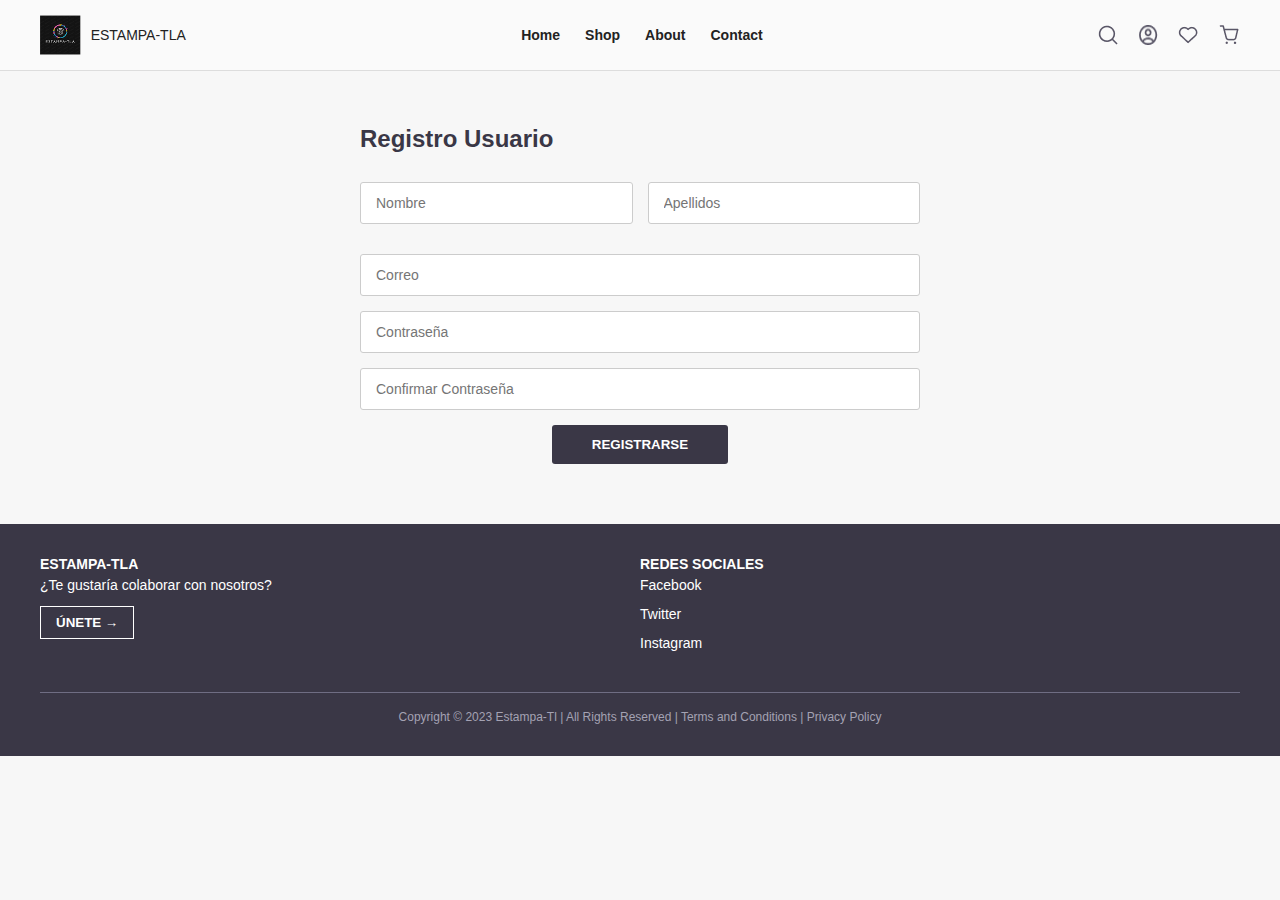
<file: Interfaz Usuario - Registro .html>
<!DOCTYPE html>
<html lang="es">
<head>
  <meta charset="UTF-8" />
  <meta name="viewport" content="width=device-width, initial-scale=1" />
  <title>Estampa-TLA - Registro Usuario</title>
  <link rel="stylesheet" href="styles.css" />
</head>
<body>

    
<header>
    <div class="logo">
      <img src="Imagenes/Logo estampa-tla 1.png" alt="Estampa-TLA" />
      <span>ESTAMPA-TLA</span>
    </div>
    <nav>
      <ul>
        <li>Home</li>
        <li>Shop</li>
        <li>About</li>
        <li>Contact</li>
      </ul>
    </nav>
    <div class="icons">
        <img src="Imagenes/Iconos/Search.png" alt="Buscar" class="icon" />
        <img src="Imagenes/Iconos/Avatar.png" alt="Perfil" class="icon" />
        <img src="Imagenes/Iconos/Heart.png" alt="Favoritos" class="icon" />
        <img src="Imagenes/Iconos/Shopping cart.png" alt="Carrito" class="icon" />
      </div>
  </header>

<section class="client-interface registration">
  <h2>Registro Usuario</h2>
  <form class="registration-form">
    <div class="input-group">
      <input type="text" placeholder="Nombre" required />
      <input type="text" placeholder="Apellidos" required />
    </div>
    <input type="email" placeholder="Correo" required />
    <input type="password" placeholder="Contraseña" required />
    <input type="password" placeholder="Confirmar Contraseña" required />
    <button type="submit">REGISTRARSE</button>
  </form>
</section>

<footer>
    <div class="left">
      <p><strong>ESTAMPA-TLA</strong></p>
      <p>¿Te gustaría colaborar con nosotros?</p>
      <button>ÚNETE →</button>
    </div>
    <div class="right">
      <p><strong>REDES SOCIALES</strong></p>
      <ul>
        <li>Facebook</li>
        <li>Twitter</li>
        <li>Instagram</li>
      </ul>
    </div>
    <div class="bottom-text">
      Copyright © 2023 Estampa-Tl | All Rights Reserved | Terms and Conditions | Privacy Policy
    </div>
  </footer>
  
</body>
</html>
</file>
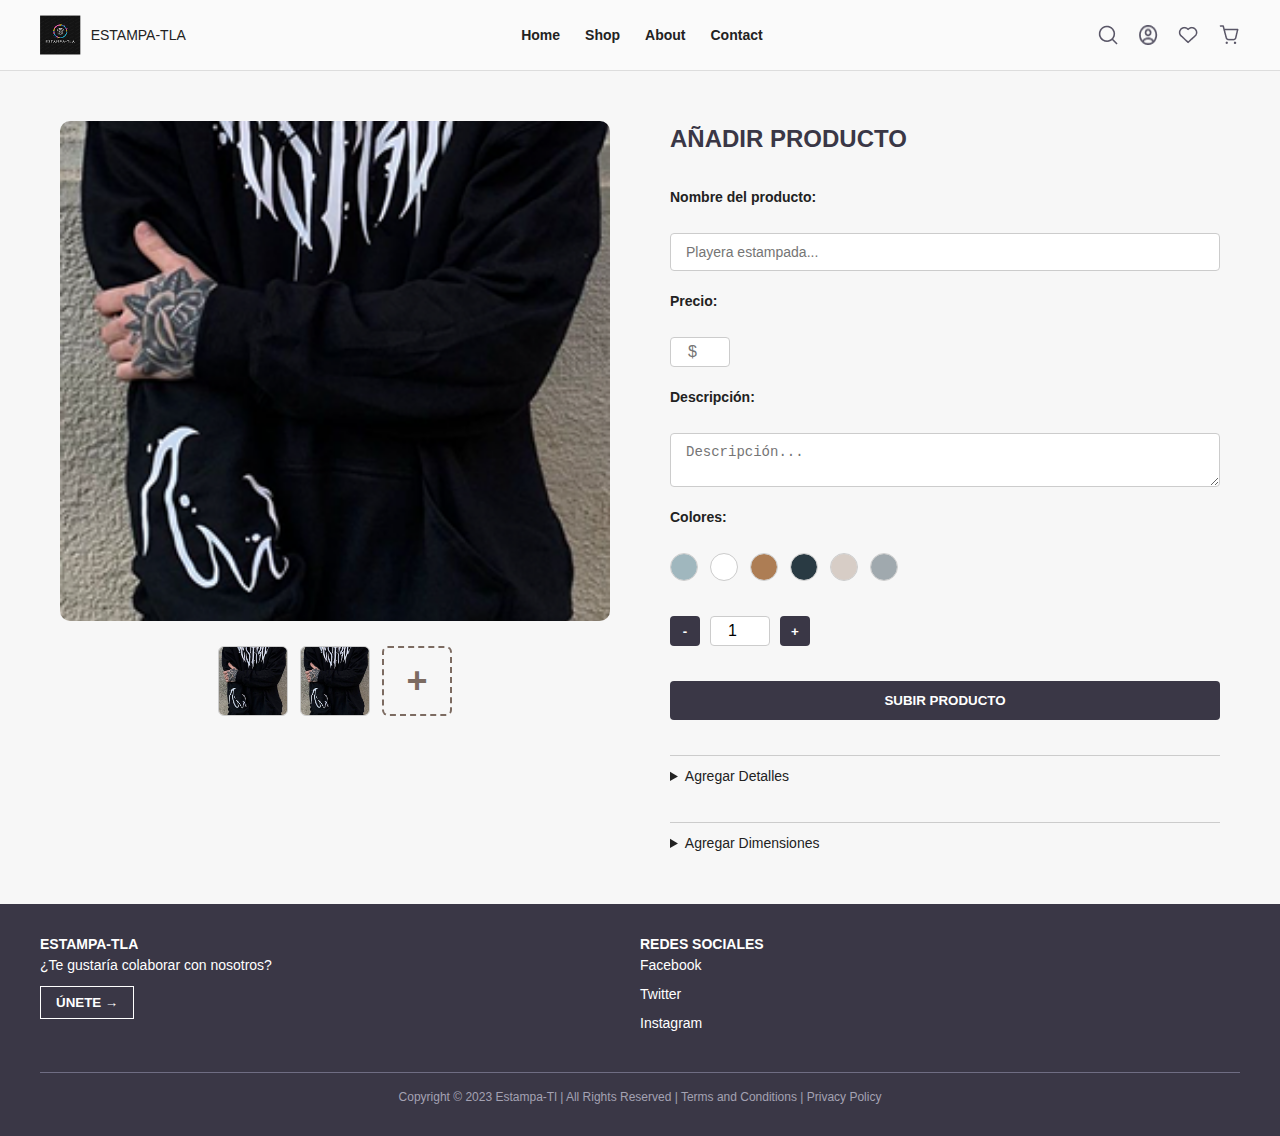
<file: Interfaz Vendedor.html>
<!DOCTYPE html>
<html lang="es">
<head>
  <meta charset="UTF-8" />
  <meta name="viewport" content="width=device-width, initial-scale=1" />
  <title>Estampa-TLA - Panel de Vendedor</title>
  <link rel="stylesheet" href="styles.css" />
</head>
<body>

    
<header>
    <div class="logo">
      <img src="Imagenes/Logo estampa-tla 1.png" alt="Estampa-TLA" />
      <span>ESTAMPA-TLA</span>
    </div>
    <nav>
      <ul>
        <li>Home</li>
        <li>Shop</li>
        <li>About</li>
        <li>Contact</li>
      </ul>
    </nav>
    <div class="icons">
        <img src="Imagenes/Iconos/Search.png" alt="Buscar" class="icon" />
        <img src="Imagenes/Iconos/Avatar.png" alt="Perfil" class="icon" />
        <img src="Imagenes/Iconos/Heart.png" alt="Favoritos" class="icon" />
        <img src="Imagenes/Iconos/Shopping cart.png" alt="Carrito" class="icon" />
      </div>
  </header>

  <section class="seller-interface">
    <div class="product-preview">
      <img src="Imagenes/Colecciones.png" alt="Producto principal" />
      <div class="product-thumbnails">
        <img src="Imagenes/Colecciones.png" alt="Miniatura 1" />
        <img src="Imagenes/Colecciones.png" alt="Miniatura 2" />
        <div class="add-thumbnail">+</div>
      </div>
    </div>
  
    <form class="product-form">
      <h2>AÑADIR PRODUCTO</h2>

      <label for="product-name">Nombre del producto:</label>
      <input id="product-name" type="text" placeholder="Playera estampada..." />

      <label for="price">Precio:</label>
      <input id="price" type="number" placeholder="$" />

      <label for="description">Descripción:</label>
      <textarea id="description" placeholder="Descripción..."></textarea>

      <label>Colores:</label>
      <div class="color-options">
        <button class="color-option color-lightblue"></button>
        <button class="color-option color-white"></button>
        <button class="color-option color-brown"></button>
        <button class="color-option color-dark"></button>
        <button class="color-option color-beige"></button>
        <button class="color-option color-green"></button>
      </div>

      <div class="quantity-control">
        <button class="qty-btn" id="decrease">-</button>
        <input type="number" value="1" min="1" />
        <button class="qty-btn" id="increase">+</button>
      </div>

      <button class="submit-product">SUBIR PRODUCTO</button>

      <details>
        <summary>Agregar Detalles</summary>
        <textarea placeholder="Detalles adicionales..."></textarea>
      </details>

      <details>
        <summary>Agregar Dimensiones</summary>
        <textarea placeholder="Dimensiones del producto..."></textarea>
      </details>
    </form>
  </div>
</section>

<footer>
    <div class="left">
      <p><strong>ESTAMPA-TLA</strong></p>
      <p>¿Te gustaría colaborar con nosotros?</p>
      <button>ÚNETE →</button>
    </div>
    <div class="right">
      <p><strong>REDES SOCIALES</strong></p>
      <ul>
        <li>Facebook</li>
        <li>Twitter</li>
        <li>Instagram</li>
      </ul>
    </div>
    <div class="bottom-text">
      Copyright © 2023 Estampa-Tl | All Rights Reserved | Terms and Conditions | Privacy Policy
    </div>
  </footer>
  
</body>
</html>
</file>
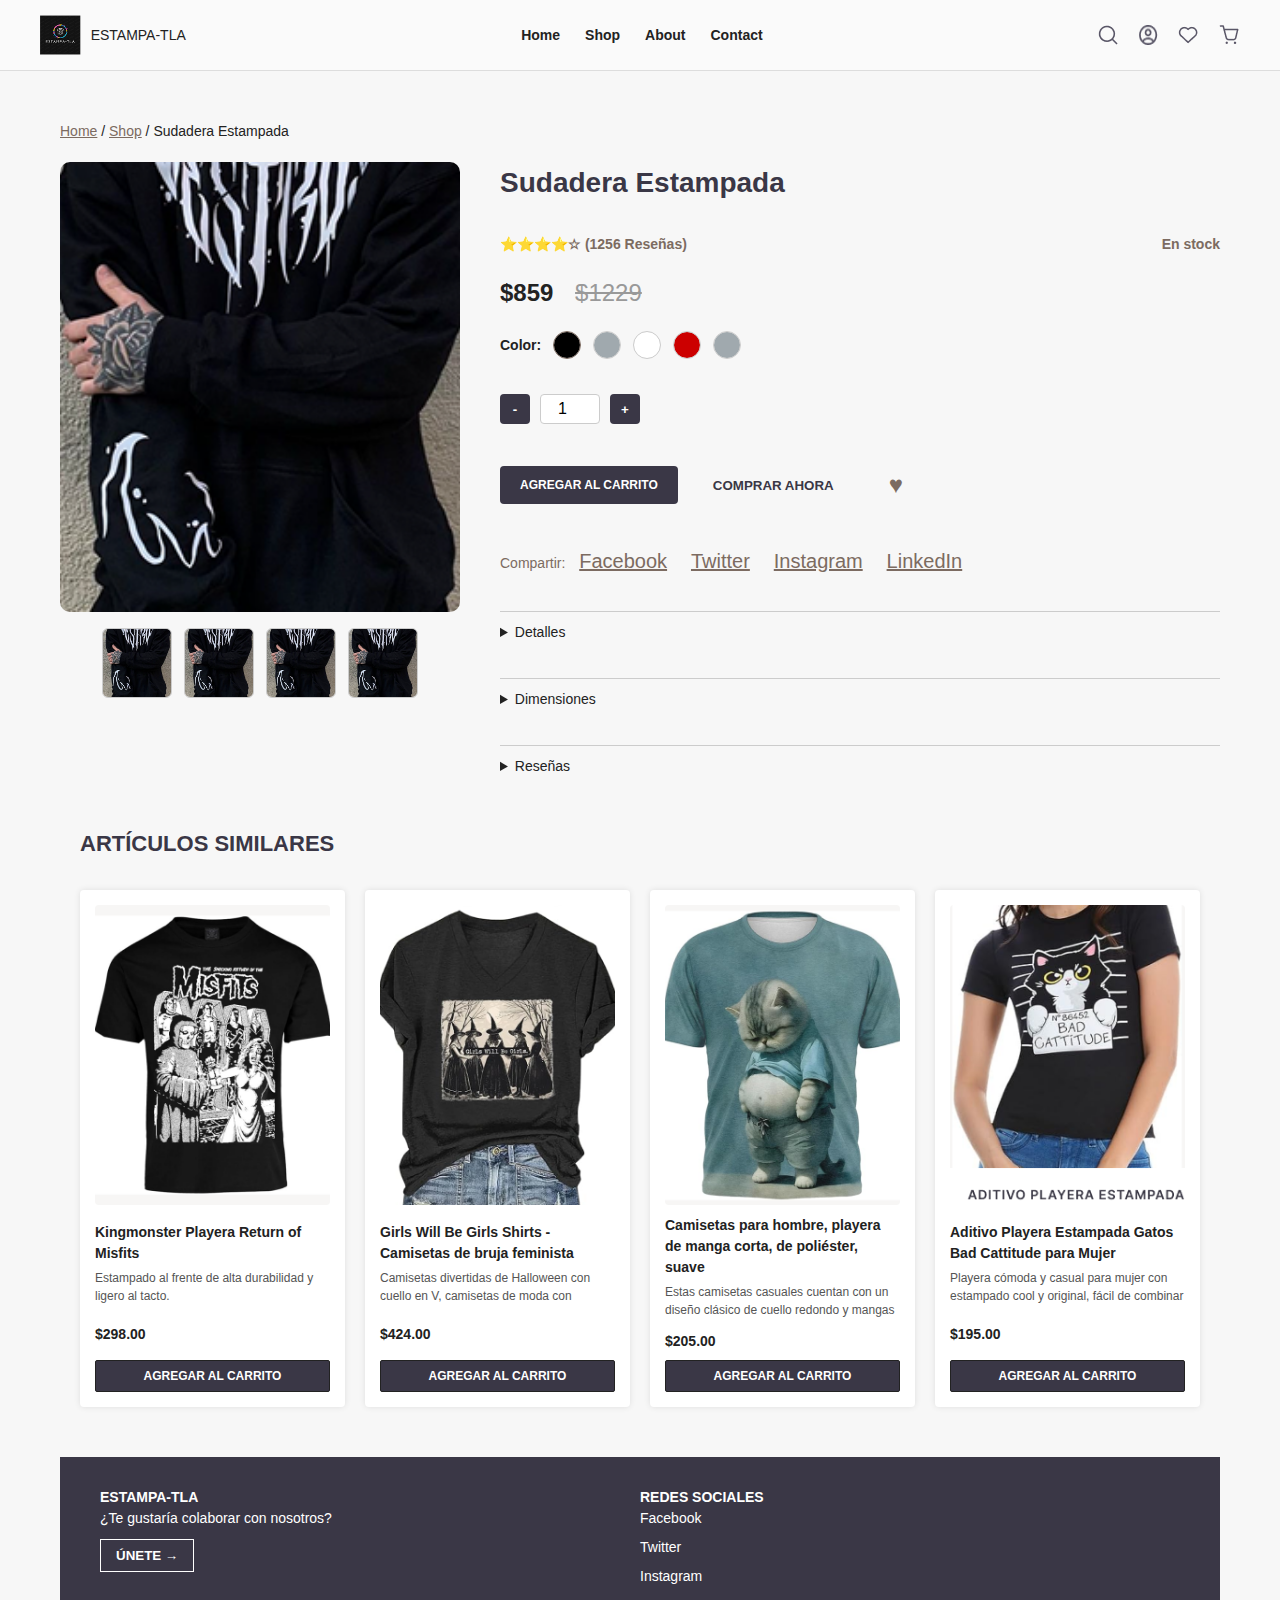
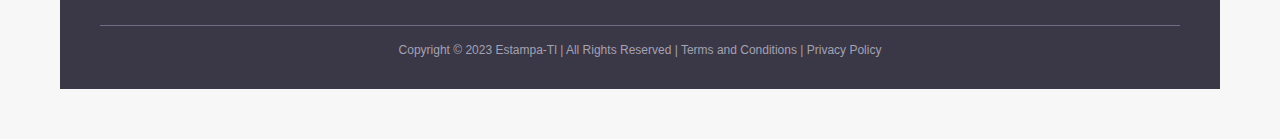
<file: Producto.html>
<!DOCTYPE html>
<html lang="es">
<head>
  <meta charset="UTF-8" />
  <meta name="viewport" content="width=device-width, initial-scale=1" />
  <title>Estampa-TLA - Producto</title>
  <link rel="stylesheet" href="styles.css" />
</head>
<body>

<header>
  <div class="logo">
    <img src="Imagenes/Logo estampa-tla 1.png" alt="Estampa-TLA" />
    <span>ESTAMPA-TLA</span>
  </div>
  <nav>
    <ul>
      <li>Home</li>
      <li>Shop</li>
      <li>About</li>
      <li>Contact</li>
    </ul>
  </nav>
  <div class="icons">
    <img src="Imagenes/Iconos/Search.png" alt="Buscar" class="icon" />
    <img src="Imagenes/Iconos/Avatar.png" alt="Perfil" class="icon" />
    <img src="Imagenes/Iconos/Heart.png" alt="Favoritos" class="icon" />
    <img src="Imagenes/Iconos/Shopping cart.png" alt="Carrito" class="icon" />
  </div>
</header>

<section class="product-page">
  <nav class="breadcrumb">
    <a href="#">Home</a> / <a href="#">Shop</a> / Sudadera Estampada
  </nav>

  <div class="product-main">
    <div class="product-image">
      <img src="Imagenes/Colecciones.png" alt="Sudadera Estampada" />
      <div class="product-thumbnails">
        <img src="Imagenes/Colecciones.png" alt="Thumb 1" />
        <img src="Imagenes/Colecciones.png" alt="Thumb 2" />
        <img src="Imagenes/Colecciones.png" alt="Thumb 3" />
        <img src="Imagenes/Colecciones.png" alt="Thumb 4" />
      </div>
    </div>

    <div class="product-details">
      <h1>Sudadera Estampada</h1>
      <div class="rating-stock">
        <div class="rating">⭐⭐⭐⭐☆ (1256 Reseñas)</div>
        <div class="stock">En stock</div>
      </div>

      <div class="price">
        $859 <span class="old-price">$1229</span>
      </div>

      <div class="color-options">
        <span>Color:</span>
        <button class="color-black selected"></button>
        <button class="color-grey"></button>
        <button class="color-white"></button>
        <button class="color-red"></button>
        <button class="color-green"></button>
      </div>

      <div class="quantity-control">
        <button class="qty-btn">-</button>
        <input type="number" value="1" min="1" />
        <button class="qty-btn">+</button>
      </div>

      <div class="actions">
        <button class="add-to-cart">AGREGAR AL CARRITO</button>
        <button class="buy-now">COMPRAR AHORA</button>
        <button class="wishlist">♥</button>
      </div>

      <div class="share">
        Compartir:
        <a href="#">Facebook</a>
        <a href="#">Twitter</a>
        <a href="#">Instagram</a>
        <a href="#">LinkedIn</a>
      </div>

      <details>
        <summary>Detalles</summary>
        <p>Detalles del producto...</p>
      </details>

      <details>
        <summary>Dimensiones</summary>
        <p>Dimensiones del producto...</p>
      </details>

      <details>
        <summary>Reseñas</summary>
        <p>Reseñas del producto...</p>
      </details>
    </div>
  </div>

  <section class="related-products">
    <h2>ARTÍCULOS SIMILARES</h2>
    <div class="products-grid">
      <div class="product-card">
        <img src="Imagenes/Playera Return of Misfits.png" alt="Kingmonster Playera Return of Misfits" />
        <div class="product-info">
          <h3>Kingmonster Playera Return of Misfits</h3>
          <p>Estampado al frente de alta durabilidad y ligero al tacto.</p>
        </div>
        <div class="product-price">$298.00</div>
        <button class="add-to-cart">AGREGAR AL CARRITO</button>
      </div>
  
      <div class="product-card">
        <img src="Imagenes/Playera de bruja feminista .png" alt="Girls Will Be Girls Shirts" />
        <div class="product-info">
          <h3>Girls Will Be Girls Shirts - Camisetas de bruja feminista</h3>
          <p>Camisetas divertidas de Halloween con cuello en V, camisetas de moda con estampado de brujas de Halloween.</p>
        </div>
        <div class="product-price">$424.00</div>
        <button class="add-to-cart">AGREGAR AL CARRITO</button>
      </div>
  
      <div class="product-card">
        <img src="Imagenes/Playera de manga corta para hombre.png" alt="Camisetas para hombre, playera de manga corta" />
        <div class="product-info">
          <h3>Camisetas para hombre, playera de manga corta, de poliéster, suave</h3>
          <p>Estas camisetas casuales cuentan con un diseño clásico de cuello redondo y mangas cortas.</p>
        </div>
        <div class="product-price">$205.00</div>
        <button class="add-to-cart">AGREGAR AL CARRITO</button>
      </div>
  
      <div class="product-card">
        <img src="Imagenes/Playera Estampada Gatos.png" alt="Aditivo Playera Estampada Gatos Bad Cattitude" />
        <div class="product-info">
          <h3>Aditivo Playera Estampada Gatos Bad Cattitude para Mujer</h3>
          <p>Playera cómoda y casual para mujer con estampado cool y original, fácil de combinar con tus mejores atuendos.</p>
        </div>
        <div class="product-price">$195.00</div>
        <button class="add-to-cart">AGREGAR AL CARRITO</button>
      </div>
    </div>
  </section>
  
<footer>
    <div class="left">
      <p><strong>ESTAMPA-TLA</strong></p>
      <p>¿Te gustaría colaborar con nosotros?</p>
      <button>ÚNETE →</button>
    </div>
    <div class="right">
      <p><strong>REDES SOCIALES</strong></p>
      <ul>
        <li>Facebook</li>
        <li>Twitter</li>
        <li>Instagram</li>
      </ul>
    </div>
    <div class="bottom-text">
      Copyright © 2023 Estampa-Tl | All Rights Reserved | Terms and Conditions | Privacy Policy
    </div>
  </footer>

</body>
</html>
</file>
<file: styles.css>
/* ===========================
   Reset básico y globales
=========================== */
* {
    margin: 0;
    padding: 0;
    box-sizing: border-box;
  }
  
  body {
    font-family: 'Arial', sans-serif;
    background-color: #f7f7f7;
    color: #222;
    line-height: 1.5;
    font-size: 14px;
  }
  
  a {
    text-decoration: none;
    color: inherit;
  }
  
  button {
    cursor: pointer;
    border: none;
    background: none;
    font-family: inherit;
  }
  
  /* ===========================
     Header y Navegación
  =========================== */
  header {
    background: #fafafa;
    display: flex;
    justify-content: space-between;
    align-items: center;
    padding: 15px 40px;
    border-bottom: 1px solid #ddd;
    font-size: 14px;
  }
  
  header .logo {
    display: flex;
    align-items: center;
    gap: 10px;
  }
  
  header .logo img {
    height: 40px;
  }
  
  header nav ul {
    list-style: none;
    display: flex;
    gap: 25px;
  }
  
  header nav ul li {
    cursor: pointer;
    font-weight: 600;
  }
  
  header .icons {
    display: flex;
    gap: 20px;
    font-size: 18px;
    cursor: pointer;
  }
  
  /* ===========================
     Hero / Home Page
  =========================== */
  .hero {
    display: flex;
    max-width: 1200px;
    margin: 30px auto;
    background: white;
    box-shadow: 0 2px 5px rgba(0,0,0,0.1);
  }
  
  .hero .left {
    flex: 1;
    background-color: #7c6b61;
    color: white;
    display: flex;
    flex-direction: column;
    justify-content: center;
    padding: 40px;
    text-align: center;
  }
  
  .hero .left .icon {
    font-size: 36px;
    margin-bottom: 15px;
  }
  
  .hero .left p {
    font-size: 14px;
    margin-bottom: 10px;
  }
  
  .hero .left h2 {
    font-size: 24px;
    font-weight: bold;
    margin-bottom: 20px;
    line-height: 1.3;
  }
  
  .hero .left button {
    background: white;
    border: none;
    padding: 12px 20px;
    font-weight: bold;
    cursor: pointer;
    color: #7c6b61;
    transition: background 0.3s ease;
  }
  
  .hero .left button:hover {
    background: #e2d8d1;
  }
  
  .hero .right {
    flex: 1.5;
    background: url('https://images.unsplash.com/photo-1562157871-d908d4b7fda0?auto=format&fit=crop&w=800&q=80') center center/cover no-repeat;
  }
  
  /* ===========================
     Categorías
  =========================== */
  .categories {
    max-width: 1200px;
    margin: 50px auto;
    display: flex;
    justify-content: space-around;
    gap: 25px;
    padding: 0 20px;
  }
  
  .category-item {
    width: 200px;
    text-align: center;
    cursor: pointer;
  }
  
  .category-item img {
    width: 100%;
    border-radius: 4px;
    margin-bottom: 10px;
    object-fit: cover;
    height: 200px;
  }
  
  .category-item span {
    font-weight: 600;
    font-size: 14px;
    letter-spacing: 1px;
  }
  
  /* ===========================
     Promo Descuento
  =========================== */
  .promo-section {
    max-width: 1200px;
    margin: 40px auto;
    display: flex;
    gap: 30px;
    background: white;
    box-shadow: 0 2px 5px rgba(0,0,0,0.1);
  }
  
  .promo-text {
    flex: 1;
    padding: 40px;
    display: flex;
    flex-direction: column;
    justify-content: center;
    font-weight: 600;
    font-size: 18px;
    text-align: center;
  }
  
  .promo-text a {
    margin-top: 15px;
    font-weight: 700;
    text-decoration: underline;
    cursor: pointer;
    color: #333;
  }
  
  .promo-images {
    flex: 1;
    display: flex;
    gap: 15px;
    padding: 20px;
    justify-content: center;
    align-items: center;
    background-color: #b2d1dc;
  }
  
  .promo-images img {
    width: 100px;
    height: 140px;
    object-fit: cover;
    border-radius: 0px;
   
  }
  
  /* ===========================
     Diseños Populares / Productos
  =========================== */
  .popular-designs, .new-designs {
    max-width: 1200px;
    margin: 50px auto;
    padding: 0 20px;
  }
  
  .popular-designs h2, .new-designs h2 {
    text-align: center;
    margin-bottom: 30px;
    font-weight: 700;
    font-size: 22px;
  }

  .products-grid {
    display: grid !important;
    grid-template-columns: repeat(4, 1fr) !important;
    gap: 20px !important;
    max-width: 1200px; /* opcional para controlar el ancho */
    margin: 0 auto; /* centrar la grilla */
  }
  
  @media (max-width: 1024px) {
    .products-grid {
      grid-template-columns: repeat(2, 1fr); /* 2 columnas en tablets */
    }
  }
  
  @media (max-width: 600px) {
    .products-grid {
      grid-template-columns: 1fr; /* 1 columna en móviles */
    }
  }
  
  .product-card {
    background: white;
    padding: 15px;
    border-radius: 4px;
    box-shadow: 0 0 6px rgba(0,0,0,0.1);
    display: flex;
    flex-direction: column;
    justify-content: space-between;
  }
  
  .product-card img {
    width: 100%;       /* Se ajusta al ancho de la tarjeta */
    height: 300px;   /* aumenta o disminuye aquí para el alto */
    object-fit: cover; /* ajusta la imagen para llenar el contenedor */
    margin-bottom: 10px;
    border-radius: 4px; /* opcional, para esquinas redondeadas */
  }
  
  .product-info {
    font-size: 13px;
    margin-bottom: 10px;
  }
  
  .product-info h3 {
    font-weight: 700;
    margin-bottom: 5px;
    font-size: 14px;
  }
  
  .product-info p {
    font-size: 12px;
    color: #555;
    height: 38px;
    overflow: hidden;
  }
  
  .product-price {
    font-weight: 700;
    font-size: 14px;
    margin-bottom: 8px;
  }
  
  .add-to-cart {
    border: 1px solid #222;
    background: transparent;
    padding: 8px;
    font-weight: 700;
    font-size: 12px;
    cursor: pointer;
    border-radius: 2px;
    transition: background-color 0.3s ease;
  }
  
  .add-to-cart:hover {
    background-color: #222;
    color: white;
  }
  
  /* ===========================
     Personalización y Quienes Somos
  =========================== */
  .info-section {
    max-width: 1200px;
    margin: 50px auto;
    display: flex;
    gap: 30px;
    padding: 0 20px;
  }
  
  .info-text {
    flex: 1;
    font-size: 14px;
    display: flex;
    flex-direction: column;
    justify-content: center;
    gap: 12px;
  }
  
  .info-text h3 {
    font-weight: 700;
    margin-bottom: 6px;
  }
  
  .info-text a {
    font-weight: 700;
    text-decoration: underline;
    color: #222;
    cursor: pointer;
    width: fit-content;
  }
  
  .info-image {
    flex: 1;
    overflow: hidden;
    border-radius: 6px;
  }
  
  .info-image img {
    width: 100%;
    object-fit: cover;
    height: 100%;
  }
  
  /* ===========================
     Footer
  =========================== */
  footer {
    background-color: #3a3746;
    color: white;
    padding: 30px 40px;
    display: flex;
    justify-content: space-between;
    flex-wrap: wrap;
    font-size: 14px;
  }
  
  footer .left, footer .right {
    flex: 1 1 250px;
  }
  
  footer .left button {
    margin-top: 10px;
    padding: 8px 15px;
    border: 1px solid white;
    background: transparent;
    color: white;
    cursor: pointer;
    font-weight: 700;
  }
  
  footer .left button:hover {
    background: white;
    color: #3a3746;
  }
  
  footer .right ul {
    list-style: none;
    padding-left: 0;
  }
  
  footer .right ul li {
    margin-bottom: 8px;
    cursor: pointer;
  }
  
  footer .bottom-text {
    width: 100%;
    text-align: center;
    font-size: 12px;
    margin-top: 30px;
    color: #a4a2b3;
    border-top: 1px solid #6f6d83;
    padding-top: 15px;
  }
  
  /* ===========================
     Acerca de Nosotros
  =========================== */
  .about-us {
    max-width: 1100px;
    margin: 50px auto;
    padding: 0 20px;
    font-family: 'Arial', sans-serif;
    color: #222;
  }
  
  .about-us h2 {
    text-align: center;
    margin-bottom: 15px;
    font-weight: 700;
    font-size: 28px;
    letter-spacing: 1.5px;
  }
  
  .about-description {
    max-width: 700px;
    margin: 0 auto 40px auto;
    text-align: center;
    font-size: 14px;
    line-height: 1.5;
    color: #444;
  }
  
  .about-grid {
    display: grid;
    grid-template-columns: repeat(2, 1fr);
    gap: 20px;
    align-items: center;
    margin-bottom: 50px;
  }
  
  .about-item h3 {
    font-weight: 700;
    margin-bottom: 10px;
    letter-spacing: 1.1px;
    font-size: 18px;
  }
  
  .about-item p {
    font-size: 13px;
    color: #555;
    line-height: 1.4;
  }
  
  .about-image img {
    width: 100%;
    border-radius: 8px;
    object-fit: cover;
    box-shadow: 0 3px 8px rgba(0,0,0,0.15);
  }
  
  .offer-section {
    display: flex;
    gap: 40px;
    align-items: center;
    margin-bottom: 50px;
  }
  
  .offer-image img {
    width: 400px;
    border-radius: 8px;
    box-shadow: 0 3px 8px rgba(0,0,0,0.15);
  }
  
  .offer-text h3 {
    font-weight: 700;
    font-size: 24px;
    margin-bottom: 20px;
    letter-spacing: 1.2px;
  }
  
  .offer-text p {
    font-size: 14px;
    margin-bottom: 15px;
    color: #333;
  }
  
  .offer-text strong {
    font-weight: 700;
  }
  
 /* Team Section */
.team-title {
    text-align: center;
    font-weight: 700;
    font-size: 24px;
    margin-bottom: 30px;
    letter-spacing: 1.3px;
    color: #3a3746;
  }
  
  .team-grid {
    display: flex;
    justify-content: flex-start; /* Centra todos los miembros */
    flex-wrap: wrap; /* Permite que se adapte en pantallas pequeñas */
    max-width: 1200px;
    margin: 0 auto 50px auto;
    padding: 0 10px;
    gap: 15px; /* Espacio entre tarjetas */
  }
  
  .team-member {
    flex: 0 1 15%; /* Cada miembro ocupa 18% del ancho */
    text-align: center;
    font-size: 13px;
    color: #444;
    margin: 0;
  }
  .team-member img {
    width: 110px;
    height: 110px;
    border-radius: 50%;
    object-fit: cover;
    margin-bottom: 12px;
    box-shadow: 0 0 8px rgba(58, 55, 70, 0.25);
  }
  
  
  .team-member h4 {
    font-weight: 700;
    margin-bottom: 4px;
    letter-spacing: 0.9px;
  }
  
  .team-member p {
    font-style: italic;
    color: #777;
  }
  
  /* Responsive: para pantallas pequeñas */
  @media (max-width: 900px) {
    .team-grid {
      flex-wrap: wrap; /* permite bajar filas si falta espacio */
      justify-content: center;
    }
    .team-member {
      flex: 1 1 40%;
      max-width: 40%;
      margin-bottom: 30px;
    }
  }
  
  @media (max-width: 500px) {
    .team-member {
      flex: 1 1 80%;
      max-width: 80%;
    }
  }
  
  
  /* Newsletter */
  .newsletter {
    max-width: 500px;
    margin: 0 auto 50px auto;
    text-align: center;
  }
  
  .newsletter h3 {
    font-weight: 700;
    margin-bottom: 15px;
    letter-spacing: 1.2px;
    color: #3a3746;
  }
  
  .newsletter input[type="email"] {
    padding: 10px;
    width: 80%;
    max-width: 350px;
    border: 1px solid #ccc;
    border-radius: 3px;
    font-size: 14px;
    outline: none;
    transition: border-color 0.3s ease;
  }
  
  .newsletter input[type="email"]:focus {
    border-color: #7c6b61;
  }
  
  .newsletter button {
    margin-top: 15px;
    padding: 10px 25px;
    font-weight: 700;
    cursor: pointer;
    background-color: transparent;
    border: 1px solid #7c6b61;
    color: #7c6b61;
    border-radius: 3px;
    transition: background-color 0.3s ease, color 0.3s ease;
  }
  
  .newsletter button:hover {
    background-color: #7c6b61;
    color: white;
  }
  
  /* Responsive para About Us */
  @media (max-width: 768px) {
    .about-grid {
      grid-template-columns: 1fr;
    }
  
    .offer-section {
      flex-direction: column;
    }
  
    .offer-image img {
      width: 100%;
      max-width: 100%;
    }
  
    .team-grid {
      flex-direction: column;
      gap: 40px;
    }
  }
  
  /* ===========================
     Team Section
  =========================== */
  .team-title {
    text-align: center;
    font-weight: 700;
    font-size: 24px;
    margin-bottom: 30px;
    letter-spacing: 1.3px;
    color: #3a3746;
  }
  
  .team-grid {
    display: flex;
    justify-content: center;
    gap: 30px;
    flex-wrap: wrap;
    margin-bottom: 50px;
  }
  
  .team-member {
    width: 160px;
    text-align: center;
    font-size: 13px;
    color: #444;
  }
  
  .team-member img {
    width: 140px;
    height: 140px;
    border-radius: 50%;
    object-fit: cover;
    margin-bottom: 12px;
    box-shadow: 0 0 8px rgba(58, 55, 70, 0.25);
  }
  
  .team-member h4 {
    font-weight: 700;
    margin-bottom: 4px;
    letter-spacing: 0.9px;
  }
  
  .team-member p {
    font-style: italic;
    color: #777;
  }
  
  /* ===========================
     Newsletter
  =========================== */
  .newsletter {
    max-width: 500px;
    margin: 0 auto 50px auto;
    text-align: center;
  }
  
  .newsletter h3 {
    font-weight: 700;
    margin-bottom: 15px;
    letter-spacing: 1.2px;
    color: #3a3746;
  }
  
  .newsletter input[type="email"] {
    padding: 10px;
    width: 80%;
    max-width: 350px;
    border: 1px solid #ccc;
    border-radius: 3px;
    font-size: 14px;
    outline: none;
    transition: border-color 0.3s ease;
  }
  
  .newsletter input[type="email"]:focus {
    border-color: #7c6b61;
  }
  
  .newsletter button {
    margin-top: 15px;
    padding: 10px 25px;
    font-weight: 700;
    cursor: pointer;
    background-color: transparent;
    border: 1px solid #7c6b61;
    color: #7c6b61;
    border-radius: 3px;
    transition: background-color 0.3s ease, color 0.3s ease;
  }
  
  .newsletter button:hover {
    background-color: #7c6b61;
    color: white;
  }
  
 /* ===========================
   Contacto
=========================== */
.contact-us {
    max-width: 1100px;
    margin: 50px auto;
    padding: 0 20px;
    font-family: 'Arial', sans-serif;
    color: #222; /* color general */
  }
  
  .contact-hero {
    display: flex;
    background: #3a3746;
    border-radius: 6px;
    overflow: hidden;
    color: #f0e6dc;  /* color claro para todo el texto en esta sección */
    margin-bottom: 40px;
  }
  
  .contact-info {
    background-color: #3a3746;
    padding: 40px;
    flex: 1;
    display: flex;
    flex-direction: column;
    justify-content: center;
    align-items: center;
    text-align: center;
    gap: 15px;
  }
  
  .contact-info .contact-icon {
    font-size: 36px;
    color: #b8916b;
  }
  
  .contact-info h2 {
    font-weight: 700;
    font-size: 24px;
    letter-spacing: 1.2px;
    margin-bottom: 10px;
    color: #f0e6dc; /* asegúrate que el h2 sea claro */
  }
  
  .contact-info p {
    font-size: 14px;
    color: #d6cdbd;
  }
  
  .social-icons {
    display: flex;
    gap: 15px;
  }
  
  .social-icons a {
    font-size: 18px;
    color: #b8916b;
    transition: color 0.3s ease;
  }
  
  .social-icons a:hover {
    color: #e2d8d1;
  }
  
  .contact-image {
    flex: 1.3;
    background: url('https://images.unsplash.com/photo-1524504388940-b1c1722653e1?auto=format&fit=crop&w=800&q=80') center center/cover no-repeat;
  }
  
  .contact-details {
    max-width: 600px;
    margin: 0 auto 40px auto;
    text-align: center;
    color: #7c6b61;
    font-size: 14px;
    line-height: 1.4;
  }
  
  .contact-details h2 {
    font-weight: 700;
    margin-bottom: 25px;
    color: #3a3746;
  }
  
  .contact-details p {
    margin-bottom: 15px;
  }
  
  .contact-details a {
    color: #7c6b61;
  }
  
  .contact-form {
    max-width: 1100px;
    margin: 0 auto 60px auto;
    padding: 0 20px;
    display: flex;
    flex-direction: column;
    gap: 15px;
  }
  
  .contact-form .input-group {
    display: flex;
    gap: 15px;
  }
  
  .contact-form input[type="text"],
  .contact-form input[type="email"],
  .contact-form input[type="tel"],
  .contact-form textarea {
    flex: 1;
    padding: 12px 15px;
    font-size: 14px;
    border: 1px solid #ccc;
    border-radius: 3px;
    outline: none;
    transition: border-color 0.3s ease;
  }
  
  .contact-form input[type="text"]:focus,
  .contact-form input[type="email"]:focus,
  .contact-form input[type="tel"]:focus,
  .contact-form textarea:focus {
    border-color: #7c6b61;
  }
  
  .contact-form textarea {
    resize: vertical;
    min-height: 100px;
  }
  
  .contact-form button {
    align-self: flex-start;
    background-color: #3a3746;
    color: white;
    padding: 12px 25px;
    border-radius: 3px;
    font-weight: 700;
    transition: background-color 0.3s ease;
  }
  
  .contact-form button:hover {
    background-color: #7c6b61;
    cursor: pointer;
  }
  
/* ===========================
   Product Page
=========================== */
.product-page {
    max-width: 1200px;
    margin: 50px auto;
    padding: 0 20px;
    font-family: 'Arial', sans-serif;
    color: #222;
  }
  
.breadcrumb a {
    color: #7c6b61;
    text-decoration: underline;
    cursor: pointer;
  }
  
.product-main {
    display: flex;
    gap: 40px;
    flex-wrap: wrap;
  }
  
.product-image {
    flex: 1 1 400px;
    max-width: 400px;
  }
  
.product-image img {
    width: 100%;
    border-radius: 10px;
    object-fit: cover;
    height: 450px; /* Altura fija para uniformidad */
  }
  
.product-thumbnails {
    display: flex;
    gap: 10px;
    margin-top: 10px;
    justify-content: center;
  }
  
.product-thumbnails img {
    width: 60px;
    height: 60px;
    border-radius: 6px;
    cursor: pointer;
    object-fit: cover;
    border: 1px solid #ccc;
    transition: box-shadow 0.3s ease;
  }
  
.product-thumbnails img:hover {
    box-shadow: 0 0 8px #7c6b61;
  }
  
.product-details {
    flex: 2 1 500px;
    display: flex;
    flex-direction: column;
    gap: 20px;
  }
  
.product-details h1 {
    font-size: 28px;
    margin-bottom: 10px;
    color: #3a3746;
  }
  
.rating-stock {
    display: flex;
    justify-content: space-between;
    font-size: 14px;
    color: #7c6b61;
    font-weight: 600;
  }
  
.price {
    font-size: 24px;
    font-weight: 700;
  }
  
.old-price {
    text-decoration: line-through;
    color: #999;
    margin-left: 15px;
    font-weight: 400;
  }
  
.color-options {
    display: flex;
    align-items: center;
    gap: 10px;
  }
  
.color-options span {
    font-weight: 700;
    font-size: 14px;
  }
  
.color-options button {
    width: 28px;
    height: 28px;
    border-radius: 50%;
    border: 1.5px solid #ccc;
    cursor: pointer;
    background-clip: padding-box;
    transition: border-color 0.3s ease;
  }
  
.color-options button.selected,
.color-options button:hover {
    border-color: #7c6b61;
    outline: none;
  }
  
/* Responsive para móviles */
@media (max-width: 768px) {
  .product-main {
    flex-direction: column;
    gap: 20px;
  }
  
  .product-image,
  .product-details {
    max-width: 100%;
    flex: 1 1 100%;
  }
  
  .product-thumbnails {
    justify-content: center;
  }
}

/* Color classes */
.color-black { background-color: #000; }
.color-grey { background-color: #a0a9ae; }
.color-white { background-color: #fff; border: 1.5px solid #ddd; }
.color-red { background-color: #cc0000; }
.color-green { background-color: #a0a9ae; }

/* Control cantidad */
.quantity-control {
  display: flex;
  align-items: center;
  gap: 10px;
}

.qty-btn {
  width: 30px;
  height: 30px;
  background: #3a3746;
  color: white;
  border-radius: 4px;
  border: none;
  cursor: pointer;
  font-weight: bold;
  transition: background-color 0.3s ease;
}

.qty-btn:hover {
  background-color: #7c6b61;
}

.quantity-control input[type="number"] {
  width: 60px;
  padding: 5px;
  font-size: 16px;
  text-align: center;
  border-radius: 4px;
  border: 1px solid #ccc;
  outline: none;
}

/* Botones de acción */
.actions {
  display: flex;
  gap: 15px;
  flex-wrap: wrap;
  align-items: center;
}

.actions button {
  padding: 12px 20px;
  font-weight: 700;
  cursor: pointer;
  border-radius: 4px;
  border: none;
  transition: all 0.3s ease;
}

.add-to-cart {
  background-color: #3a3746;
  color: white;
}

.add-to-cart:hover {
  background-color: #7c6b61;
  color: white;
}

.buy-now {
  background-color: transparent;
  color: #3a3746;
  border: 1.5px solid #3a3746;
}

.buy-now:hover {
  background-color: #3a3746;
  color: white;
}

.wishlist {
  font-size: 24px;
  background: none;
  border: none;
  color: #7c6b61;
  cursor: pointer;
}

.wishlist:hover {
  color: #3a3746;
}

.share {
  font-size: 14px;
  color: #7c6b61;
}

.share a {
  margin-left: 10px;
  text-decoration: underline;
  color: #7c6b61;
}

.share a:hover {
  color: #3a3746;
}

details {
  margin-top: 15px;
  border-top: 1px solid #ccc;
  padding-top: 10px;
  font-size: 14px;
  cursor: pointer;
}

.related-products {
  margin-top: 60px;
}

.related-products h2 {
  font-weight: 700;
  font-size: 22px;
  margin-bottom: 20px;
  color: #3a3746;
}

.products-grid {
  display: grid;
  grid-template-columns: repeat(auto-fill,minmax(180px,1fr));
  gap: 20px;
}
  /* ===========================
     Quantity Controls
  =========================== */
  .quantity-add {
    display: flex;
    align-items: center;
    gap: 10px;
    margin-bottom: 20px;
  }
  
  .qty-btn {
    width: 30px;
    height: 30px;
    background: #3a3746;
    color: white;
    border-radius: 4px;
    font-weight: bold;
    border: none;
    cursor: pointer;
    transition: background-color 0.3s ease;
  }
  
  .qty-btn:hover {
    background-color: #7c6b61;
  }
  
  #quantity {
    width: 50px;
    text-align: center;
    font-size: 16px;
    padding: 5px;
    border: 1px solid #ccc;
    border-radius: 3px;
  }
  
  /* ===========================
     Botones principales
  =========================== */
  .btn-add-cart, .btn-buy-now, .btn-wishlist {
    display: inline-block;
    margin-bottom: 10px;
    padding: 12px 20px;
    font-weight: 700;
    border-radius: 4px;
    border: none;
    cursor: pointer;
    transition: background-color 0.3s ease;
  }
  
  .btn-add-cart {
    background-color: #3a3746;
    color: white;
  }
  
  .btn-add-cart:hover {
    background-color: #7c6b61;
  }
  
  .btn-buy-now {
    background: transparent;
    border: 1px solid #3a3746;
    color: #3a3746;
    margin-left: 10px;
  }
  
  .btn-buy-now:hover {
    background-color: #3a3746;
    color: white;
  }
  
  .btn-wishlist {
    background: transparent;
    font-size: 22px;
    color: #3a3746;
    border: none;
    margin-left: 10px;
  }
  
  .btn-wishlist:hover {
    color: #7c6b61;
  }
  
  /* ===========================
     Compartir
  =========================== */
  .share {
    margin-top: 15px;
    font-size: 14px;
  }
  
  .share a {
    margin-right: 10px;
    font-size: 20px;
    color: #7c6b61;
    transition: color 0.3s ease;
  }
  
  .share a:hover {
    color: #3a3746;
  }

  /* ===========================
   Product Info Expandibles
=========================== */
.product-info-expand details {
    margin-top: 15px;
    font-size: 14px;
    border-top: 1px solid #ddd;
    padding: 10px 0;
    cursor: pointer;
  }
  
  .product-info-expand summary {
    font-weight: 700;
    outline: none;
  }
  
  .product-info-expand p {
    margin-top: 8px;
    color: #555;
  }
  
  /* ===========================
     Related Products Grid
  =========================== */
  .related-products {
    max-width: 1200px;
    margin: 50px auto;
    padding: 0 20px;
  }
  
  .related-products h2 {
    font-weight: 700;
    font-size: 22px;
    margin-bottom: 30px;
  }
  
  .related-products .products-grid {
    display: grid;
    grid-template-columns: repeat(auto-fill, minmax(180px, 1fr));
    gap: 20px;
  }
  
  /* ===========================
     Cart Page
  =========================== */
  .cart-page {
    max-width: 1100px;
    margin: 40px auto;
    padding: 0 20px;
    font-family: 'Arial', sans-serif;
    color: #222;
  }
  
  .breadcrumb {
    font-size: 14px;
    margin-bottom: 20px;
  }
  
  .breadcrumb a {
    color: #7c6b61;
    text-decoration: underline;
    cursor: pointer;
  }
  
  h2 {
    font-weight: 700;
    margin-bottom: 25px;
    font-size: 24px;
    color: #3a3746;
  }
  
  .cart-table {
    width: 100%;
    border-collapse: collapse;
    margin-bottom: 25px;
  }
  
  .cart-table thead {
    background-color: #3a3746;
    color: white;
  }
  
  .cart-table thead th {
    padding: 12px;
    text-align: left;
    font-weight: 700;
    font-size: 14px;
  }
  
  .cart-table tbody tr {
    border-bottom: 1px solid #ddd;
  }
  
  .cart-table tbody tr:last-child {
    border-bottom: none;
  }
  
  .cart-table tbody td {
    padding: 15px 12px;
    vertical-align: middle;
    font-size: 14px;
    color: #444;
  }
  
  .cart-table img {
    width: 80px;
    border-radius: 6px;
    object-fit: cover;
  }
  
  .qty-btn {
    width: 30px;
    height: 30px;
    background: #3a3746;
    color: white;
    border-radius: 4px;
    font-weight: bold;
    border: none;
    cursor: pointer;
    transition: background-color 0.3s ease;
  }
  
  .qty-btn:hover {
    background-color: #7c6b61;
  }
  
  .cart-table input[type="number"] {
    width: 45px;
    text-align: center;
    border: 1px solid #ccc;
    border-radius: 3px;
    padding: 5px;
    font-size: 14px;
  }
  
  .remove-item {
    background: transparent;
    color: #cc0000;
    font-size: 20px;
    border: none;
    cursor: pointer;
    font-weight: 700;
    transition: color 0.3s ease;
  }
  
  .remove-item:hover {
    color: #ff4d4d;
  }
  
  .cart-actions {
    display: flex;
    gap: 15px;
    margin-bottom: 30px;
  }
  
  .cart-actions input[type="text"] {
    flex: 1;
    padding: 10px 12px;
    font-size: 14px;
    border: 1px solid #ccc;
    border-radius: 3px;
    outline: none;
  }
  
  .cart-actions button {
    background-color: #3a3746;
    color: white;
    border: none;
    padding: 12px 20px;
    font-weight: 700;
    border-radius: 3px;
    cursor: pointer;
    transition: background-color 0.3s ease;
  }
  
  .cart-actions button:hover {
    background-color: #7c6b61;
  }
  
  .cart-totals {
    max-width: 350px;
    background-color: #3a3746;
    color: white;
    padding: 25px;
    border-radius: 8px;
    font-size: 16px;
  }
  
  .cart-totals p {
    display: flex;
    justify-content: space-between;
    margin-bottom: 12px;
  }
  
  .cart-totals strong {
    font-weight: 700;
    font-size: 18px;
  }
  
  .checkout-btn {
    width: 100%;
    background-color: #7c6b61;
    border: none;
    padding: 12px;
    font-weight: 700;
    font-size: 16px;
    color: white;
    border-radius: 4px;
    cursor: pointer;
    transition: background-color 0.3s ease;
  }
  
  .checkout-btn:hover {
    background-color: #3a3746;
  }
  
  .checkout-section {
    max-width: 1100px;
    margin: 40px auto;
    padding: 0 20px;
    font-family: 'Arial', sans-serif;
    color: #222;
  }
  
  .checkout-section nav.breadcrumb {
    margin-bottom: 25px;
    font-size: 14px;
  }
  
  .checkout-section nav.breadcrumb a {
    color: #7c6b61;
    text-decoration: none;
    margin-right: 5px;
  }
  
  .checkout-section nav.breadcrumb a:hover {
    text-decoration: underline;
  }
  
  .checkout-form {
    display: flex;
    gap: 40px;
    flex-wrap: wrap;
  }
  
  /* Billing details */
  .billing-details {
    flex: 2 1 650px;
  }
  
  .billing-details h2 {
    font-weight: 700;
    margin-bottom: 20px;
    font-size: 24px;
    color: #3a3746;
  }
  
  .input-group {
    display: flex;
    gap: 15px;
    margin-bottom: 15px;
  }
  
  .billing-details input,
  .billing-details select,
  .billing-details textarea {
    width: 100%;
    padding: 12px 15px;
    font-size: 14px;
    border: 1px solid #ccc;
    border-radius: 3px;
    outline: none;
    transition: border-color 0.3s ease;
    box-sizing: border-box;
  }
  
  .billing-details input:focus,
  .billing-details select:focus,
  .billing-details textarea:focus {
    border-color: #7c6b61;
  }
  
  .billing-details textarea {
    resize: vertical;
    min-height: 100px;
  }
  
  /* Checkout navigation buttons */
  .checkout-navigation {
    display: flex;
    justify-content: space-between;
    margin-top: 30px;
    flex-wrap: wrap;
    gap: 10px;
  }
  
  .back-to-cart {
    color: #3a3746;
    font-weight: 600;
    cursor: pointer;
    text-decoration: underline;
    background: none;
    border: none;
    padding: 10px 15px;
    font-size: 14px;
  }
  
  .continue-payment {
    background-color: #3a3746;
    color: white;
    border: none;
    padding: 12px 30px;
    font-weight: 700;
    cursor: pointer;
    border-radius: 4px;
    white-space: nowrap;
  }
  
  .continue-payment:hover {
    background-color: #7c6b61;
  }
  
  /* Payment summary */
  .payment-summary {
    flex: 1 1 350px;
    background-color: #3a3746;
    padding: 30px 25px;
    border-radius: 8px;
    color: white;
    font-size: 14px;
    box-sizing: border-box;
    display: flex;
    flex-direction: column;
    justify-content: space-between;
  }
  
  .payment-summary h3 {
    font-weight: 700;
    margin-bottom: 15px;
    font-size: 18px;
  }
  
  .order-products {
    list-style: none;
    padding: 0;
    margin: 0 0 20px 0;
  }
  
  .order-products li {
    display: flex;
    justify-content: space-between;
    margin-bottom: 10px;
  }
  
  .order-totals div {
    display: flex;
    justify-content: space-between;
    font-weight: 400;
    margin-bottom: 8px;
    font-size: 15px;
  }
  
  .order-totals .total {
    font-weight: 700;
    font-size: 18px;
    border-top: 1px solid #575757;
    padding-top: 12px;
    margin-top: 8px;
  }
  
  /* Payment method */
  .payment-method {
    margin-top: 25px;
  }
  
  .payment-method h3 {
    font-weight: 700;
    margin-bottom: 10px;
  }
  
  .payment-method label {
    display: flex;
    align-items: center;
    margin-bottom: 10px;
    cursor: pointer;
    gap: 10px;
  }
  
  .payment-method input[type="radio"] {
    margin-right: 10px;
    cursor: pointer;
  }
  
  .paypal-logo {
    width: 60px;
    height: auto;
    vertical-align: middle;
  }
  
  .payment-method input[type="email"] {
    width: 100%;
    padding: 12px 15px;
    font-size: 14px;
    margin-bottom: 15px;
    border-radius: 3px;
    border: none;
    outline: none;
    box-sizing: border-box;
  }
  
  .payment-method button {
    width: 100%;
    background-color: #175bcc;
    border: none;
    color: white;
    padding: 12px 0;
    font-weight: 700;
    border-radius: 4px;
    cursor: pointer;
  }
  
  .payment-method button:hover {
    background-color: #0f47a3;
  }
  
  /* Responsive */
  @media (max-width: 768px) {
    .checkout-form {
      flex-direction: column;
    }
  
    .billing-details,
    .payment-summary {
      flex: 1 1 100%;
    }
  
    .checkout-navigation {
      flex-direction: column;
      gap: 15px;
    }
  
    .back-to-cart,
    .continue-payment {
      width: 100%;
      text-align: center;
    }
  }
        
  /* ===========================
     Seller Panel
  =========================== */
  .seller-interface {
    max-width: 1200px;
    margin: 50px auto;
    padding: 0 20px;
    display: flex;
    gap: 60px; /* espacio entre columnas */
    font-family: 'Arial', sans-serif;
    color: #222;
    width: 100%; /* que ocupe todo el ancho del contenedor padre */
    box-sizing: border-box;
  }
  
  .product-preview {
    flex: 1; /* ocupa la mitad */
    display: flex;
    flex-direction: column;
    gap: 15px;
  }
  
  .product-preview img {
    width: 100%;
    border-radius: 10px;
    object-fit: cover;
    max-height: 500px;
  }
  
  .product-thumbnails {
    display: flex;
    gap: 12px;
    align-items: center;
  }
  
  .product-thumbnails img {
    width: 70px;
    height: 70px;
    border-radius: 6px;
    object-fit: cover;
    cursor: pointer;
    transition: box-shadow 0.3s ease;
  }
  
  .product-thumbnails img:hover {
    box-shadow: 0 0 8px #7c6b61;
  }
  
  .add-thumbnail {
    width: 70px;
    height: 70px;
    border-radius: 6px;
    border: 2px dashed #7c6b61;
    background: transparent;
    font-size: 36px;
    font-weight: 700;
    cursor: pointer;
    color: #7c6b61;
    display: flex;
    justify-content: center;
    align-items: center;
    transition: background-color 0.3s ease;
  }
  
  .add-thumbnail:hover {
    background-color: #7c6b61;
    color: white;
  }
  
  .product-form {
    flex: 1; /* ocupa la otra mitad */
    display: flex;
    flex-direction: column;
    gap: 20px;
  }
  
  .product-form h2 {
    font-weight: 700;
    font-size: 24px;
    margin-bottom: 10px;
    color: #3a3746;
  }
  
  .product-form label {
    font-weight: 600;
    margin-bottom: 5px;
    display: block;
  }
  
  .product-form input[type="text"],
  .product-form input[type="number"],
  .product-form textarea {
    padding: 10px 15px;
    font-size: 14px;
    border: 1px solid #ccc;
    border-radius: 4px;
    outline: none;
    width: 100%;
    resize: vertical;
  }
  
  .color-options {
    display: flex;
    gap: 12px;
    margin-bottom: 15px;
  }
  
  .color-option {
    width: 28px;
    height: 28px;
    border-radius: 50%;
    border: 1px solid #ccc;
    cursor: pointer;
    transition: border-color 0.3s ease;
  }
  
  .color-option.color-lightblue { background-color: #a0b7be; }
  .color-option.color-white { background-color: #fff; }
  .color-option.color-brown { background-color: #ad7d54; }
  .color-option.color-dark { background-color: #293a43; }
  .color-option.color-beige { background-color: #d7cdc6; }
  .color-option.color-green { background-color: #a0a9ae; }
  
  .color-option:hover,
  .color-option.selected {
    border-color: #7c6b61;
  }
  
  .quantity-control {
    display: flex;
    align-items: center;
    gap: 10px;
    margin-bottom: 15px;
  }
  
  .product-form .qty-btn {
    width: 30px;
    height: 30px;
    background: #3a3746;
    color: white;
    border-radius: 4px;
    font-weight: bold;
    border: none;
    cursor: pointer;
    transition: background-color 0.3s ease;
  }
  
  .product-form .qty-btn:hover {
    background-color: #7c6b61;
  }
  
  .product-form input[type="number"] {
    width: 60px;
    padding: 5px;
    font-size: 16px;
    text-align: center;
    border-radius: 4px;
    border: 1px solid #ccc;
    outline: none;
  }
  
  .submit-product {
    background-color: #3a3746;
    color: white;
    padding: 12px 25px;
    font-weight: 700;
    border-radius: 4px;
    cursor: pointer;
    border: none;
    transition: background-color 0.3s ease;
  }
  
  .submit-product:hover {
    background-color: #7c6b61;
  }
  
  /* ===========================
     Client Interface
  =========================== */
  .client-interface {
    max-width: 600px;
    margin: 50px auto 60px auto;
    padding: 0 20px;
    font-family: 'Arial', sans-serif;
    color: #222;
  }
  
  .client-interface h2 {
    font-weight: 700;
    margin-bottom: 25px;
    font-size: 24px;
    color: #3a3746;
  }
  
  .address-form, .registration-form {
    display: flex;
    flex-direction: column;
    gap: 15px;
  }
  
  .input-group {
    display: flex;
    gap: 15px;
  }
  
  .address-form input,
  .address-form select,
  .address-form textarea,
  .registration-form input {
    width: 100%;
    padding: 12px 15px;
    font-size: 14px;
    border: 1px solid #ccc;
    border-radius: 3px;
    outline: none;
    transition: border-color 0.3s ease;
  }
  
  .address-form input:focus,
  .address-form select:focus,
  .address-form textarea:focus,
  .registration-form input:focus {
    border-color: #7c6b61;
  }
  
  .address-form textarea {
    resize: vertical;
    min-height: 100px;
  }
  
  .address-form button,
  .registration-form button {
    align-self: center;
    background-color: #3a3746;
    color: white;
    padding: 12px 40px;
    font-weight: 700;
    border-radius: 3px;
    border: none;
    cursor: pointer;
    transition: background-color 0.3s ease;
  }
  
  .address-form button:hover,
  .registration-form button:hover {
    background-color: #7c6b61;
  }
  
  /* ===========================
     Client Profile
  =========================== */
  .client-interface.profile {
    max-width: 800px;
    margin: 50px auto 80px auto;
    padding: 0 20px;
    font-family: 'Arial', sans-serif;
    color: #222;
  }
  
  .profile-header {
    display: flex;
    align-items: center;
    gap: 25px;
    margin-bottom: 40px;
  }
  
  .profile-pic {
    border-radius: 50%;
    width: 100px;
    height: 100px;
    object-fit: cover;
    background-color: #ddd;
  }
  
  .profile-info h2 {
    font-weight: 700;
    font-size: 24px;
    color: #3a3746;
  }
  
  .profile-info p {
    font-size: 14px;
    color: #666;
  }
  
  .profile-sections {
    display: flex;
    gap: 40px;
    flex-wrap: wrap;
  }
  
  .profile-item {
    display: flex;
    align-items: flex-start;
    gap: 15px;
    max-width: 320px;
    font-size: 14px;
  }
  
  .profile-item .icon {
    font-size: 28px;
    color: #cc0000;
  }
  
  .profile-item h3 {
    font-weight: 700;
    margin-bottom: 8px;
    color: #3a3746;
  }
  
  .profile-item p {
    line-height: 1.4;
    color: #555;
  }
  
  /* ===========================
     Responsive
  =========================== */
  @media (max-width: 768px) {
    .hero {
      flex-direction: column;
    }
  
    .promo-section {
      flex-direction: column;
    }
  
    .categories {
      flex-wrap: wrap;
      justify-content: center;
    }
  
    .about-grid {
      grid-template-columns: 1fr;
    }
  
    .offer-section {
      flex-direction: column;
    }
  
    .team-grid {
      flex-direction: column;
      gap: 40px;
    }
  
    .contact-hero {
      flex-direction: column;
    }
  
    .product-main {
      flex-direction: column;
      gap: 25px;
    }
  
    .related-products .products-grid {
      grid-template-columns: 1fr 1fr;
    }
  
    .cart-actions {
      flex-direction: column;
    }
  
    .checkout-form {
      flex-direction: column;
    }
  
    .seller-interface {
      flex-direction: column;
    }
  
    .product-thumbnails {
      justify-content: center;
    }
  
    .client-interface {
      max-width: 100%;
      padding: 20px 15px;
    }
  
    .profile-sections {
      flex-direction: column;
    }
  
    .profile-item {
      max-width: 100%;
    }

    /* ===========================
   Newsletter - formulario
=========================== */
.newsletter {
    max-width: 400px;
    margin: 50px auto 40px auto;
    text-align: center;
    font-family: 'Arial', sans-serif;
    color: #3a3746;
  }
  
  .newsletter h3 {
    font-weight: 700;
    font-size: 18px;
    letter-spacing: 1.5px;
    margin-bottom: 15px;
  }
  
  .newsletter input[type="email"] {
    width: 100%;
    max-width: 320px;
    padding: 10px 15px;
    font-size: 14px;
    border: none;
    border-bottom: 1px solid #7c6b61;
    outline: none;
    transition: border-color 0.3s ease;
  }
  
  .newsletter input[type="email"]:focus {
    border-color: #3a3746;
  }
  
  .newsletter button {
    margin-top: 20px;
    padding: 10px 30px;
    font-weight: 700;
    font-size: 14px;
    background: transparent;
    border: 1px solid #7c6b61;
    color: #7c6b61;
    cursor: pointer;
    border-radius: 4px;
    transition: all 0.3s ease;
  }
  
  .newsletter button:hover {
    background-color: #7c6b61;
    color: white;
  }
  
  /* ===========================
     Footer
  =========================== */
  footer {
    background-color: #3a3746;
    color: white;
    font-family: 'Arial', sans-serif;
    font-size: 14px;
    padding: 40px 20px 25px 20px;
    max-width: 1200px;
    margin: 0 auto;
    display: flex;
    justify-content: space-between;
    flex-wrap: wrap;
    gap: 40px;
    border-top: 1px solid #4a4a5f;
  }
  
  footer > div {
    flex: 1 1 200px;
  }
  
  footer strong {
    font-weight: 700;
    letter-spacing: 1px;
    margin-bottom: 10px;
    display: block;
  }
  
  footer p {
    margin: 8px 0;
    line-height: 1.5;
  }
  
  footer button {
    background: transparent;
    border: 1px solid white;
    color: white;
    font-weight: 700;
    padding: 8px 20px;
    cursor: pointer;
    border-radius: 3px;
    transition: background-color 0.3s ease;
    margin-top: 10px;
  }
  
  footer button:hover {
    background-color: white;
    color: #3a3746;
  }
  
  footer ul {
    list-style: none;
    padding-left: 0;
  }
  
  footer ul li {
    margin-bottom: 10px;
  }
  
  footer a {
    color: #b0aeb6;
    text-decoration: underline;
    font-size: 12px;
  }
  
  footer a:hover {
    color: white;
  }
  
  footer .footer-bottom-text {
    width: 100%;
    margin-top: 25px;
    font-size: 12px;
    text-align: center;
    color: #b0aeb6;
    border-top: 1px solid #4a4a5f;
    padding-top: 15px;
  }
  
  .icons {
    display: flex;
    gap: 20px;
    align-items: center;
  }
  
  .icons .icon {
    width: 24px;
    height: 24px;
    cursor: pointer;
  }

  
  }
</file>
